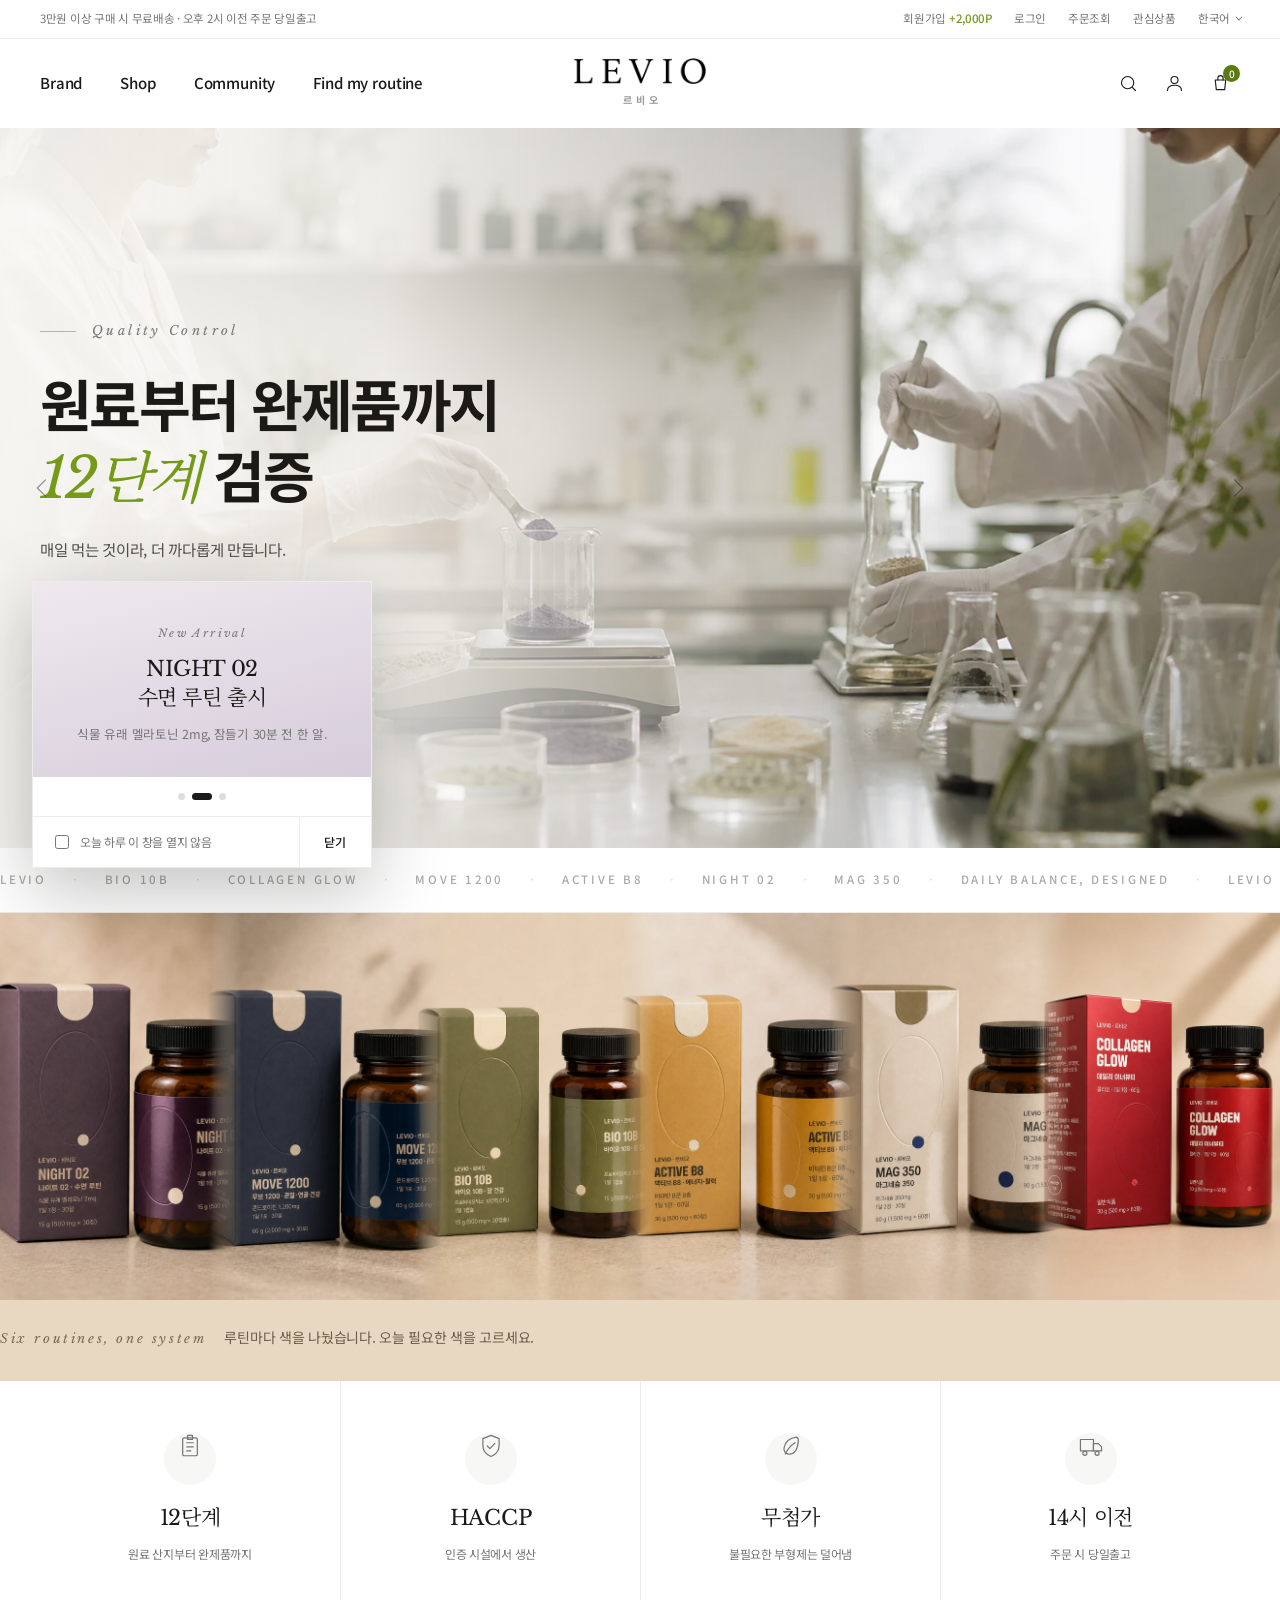
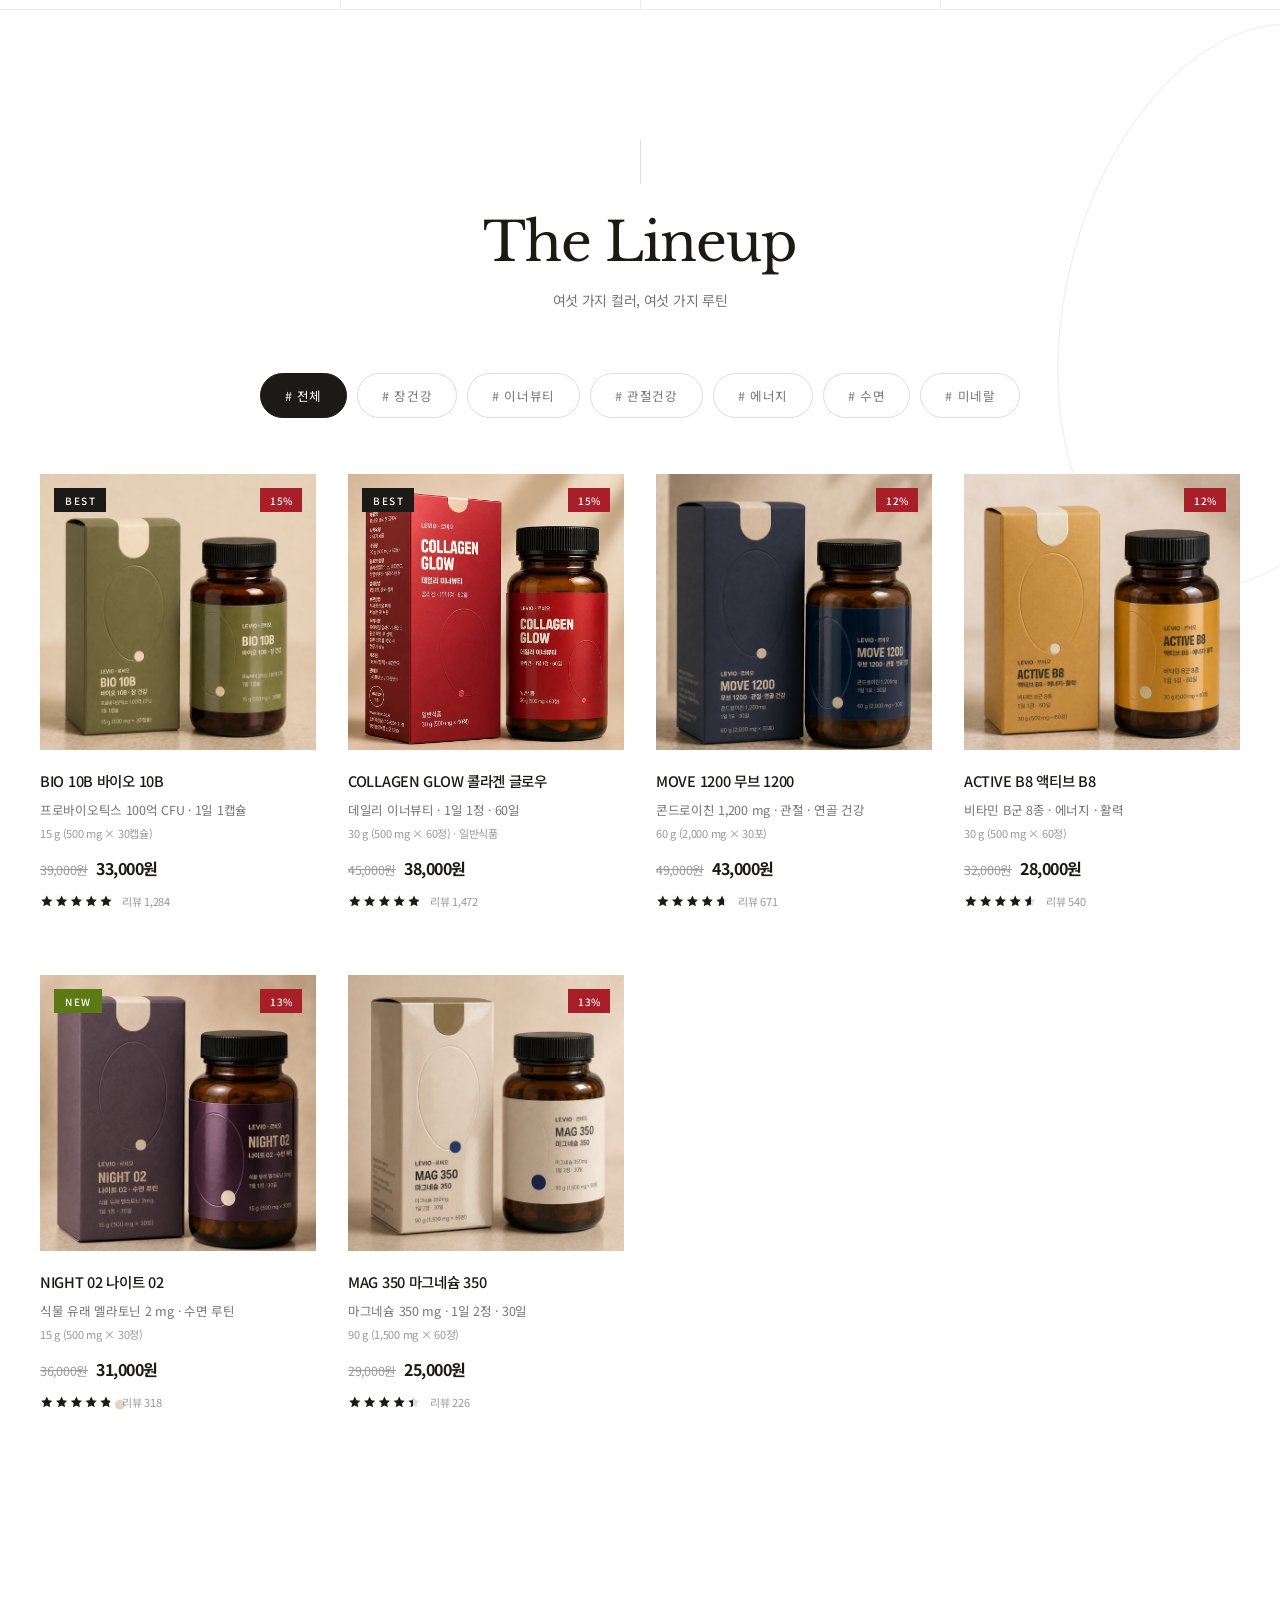
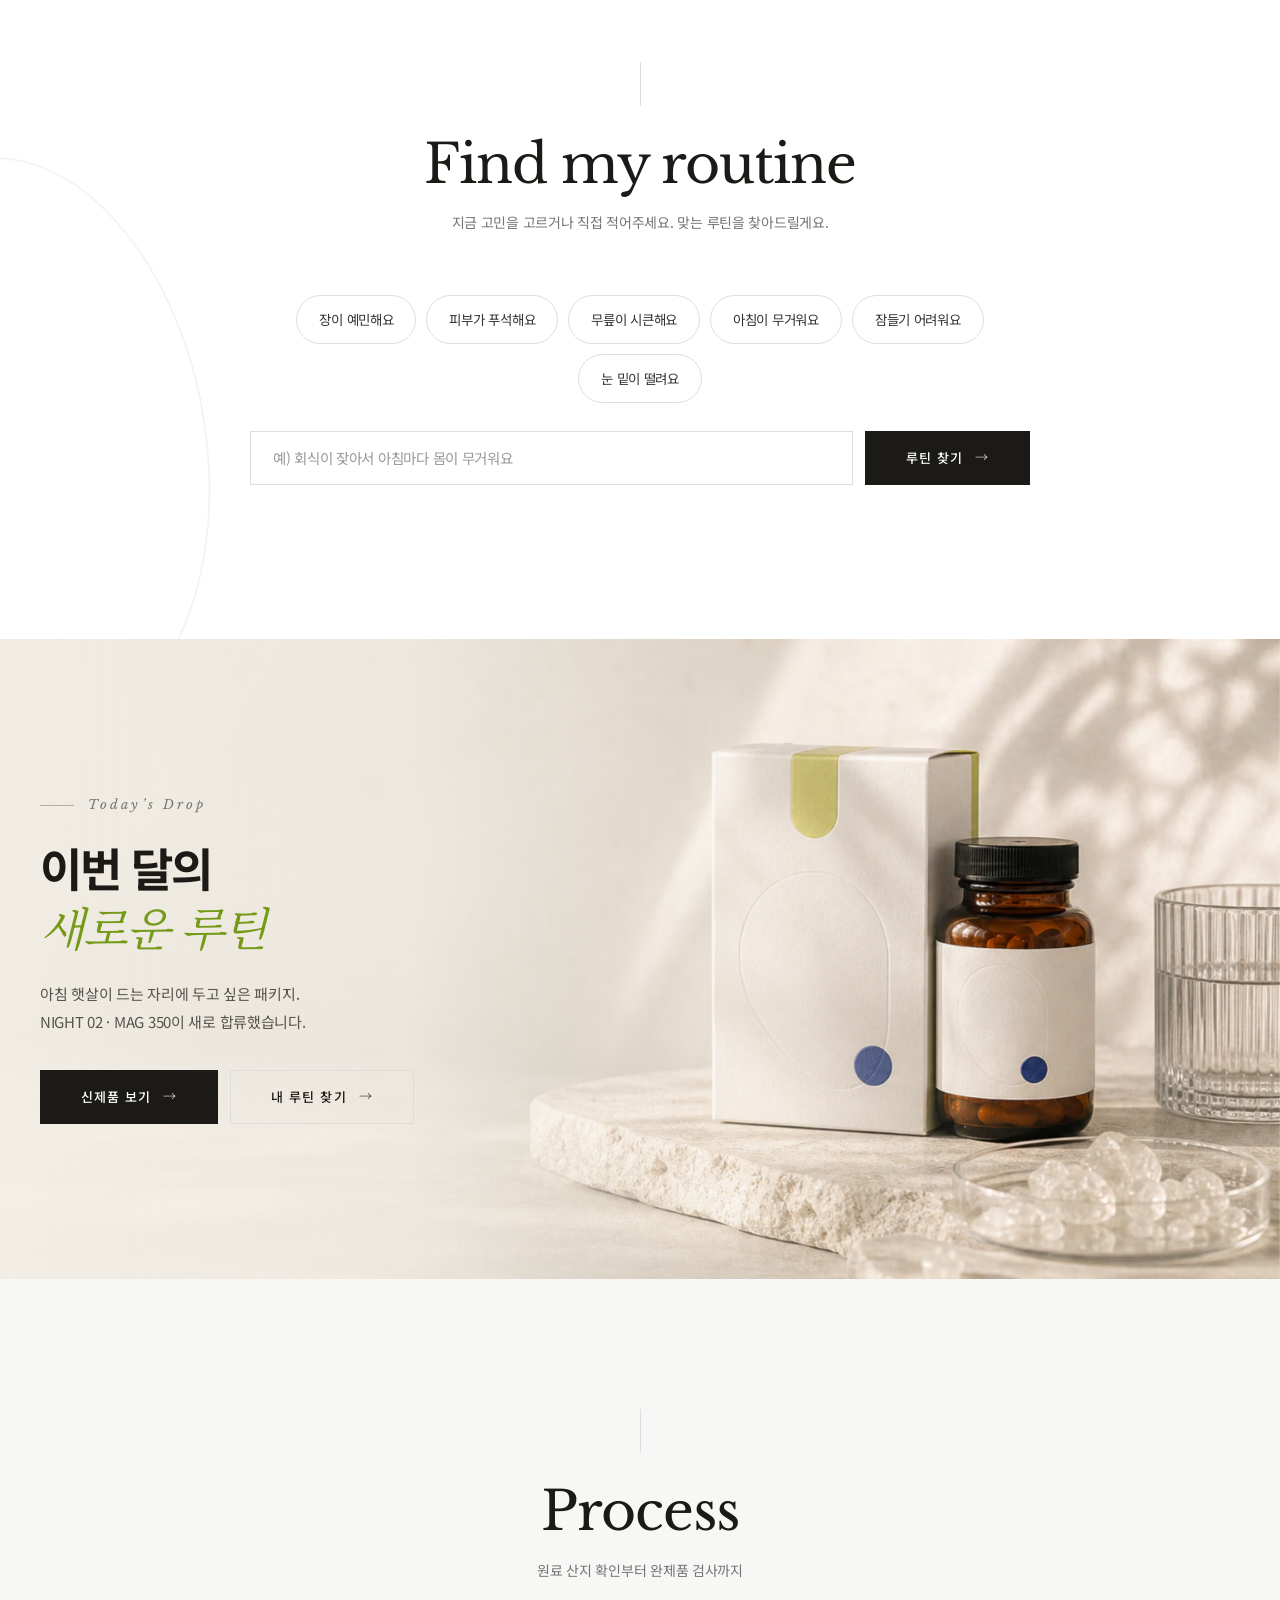
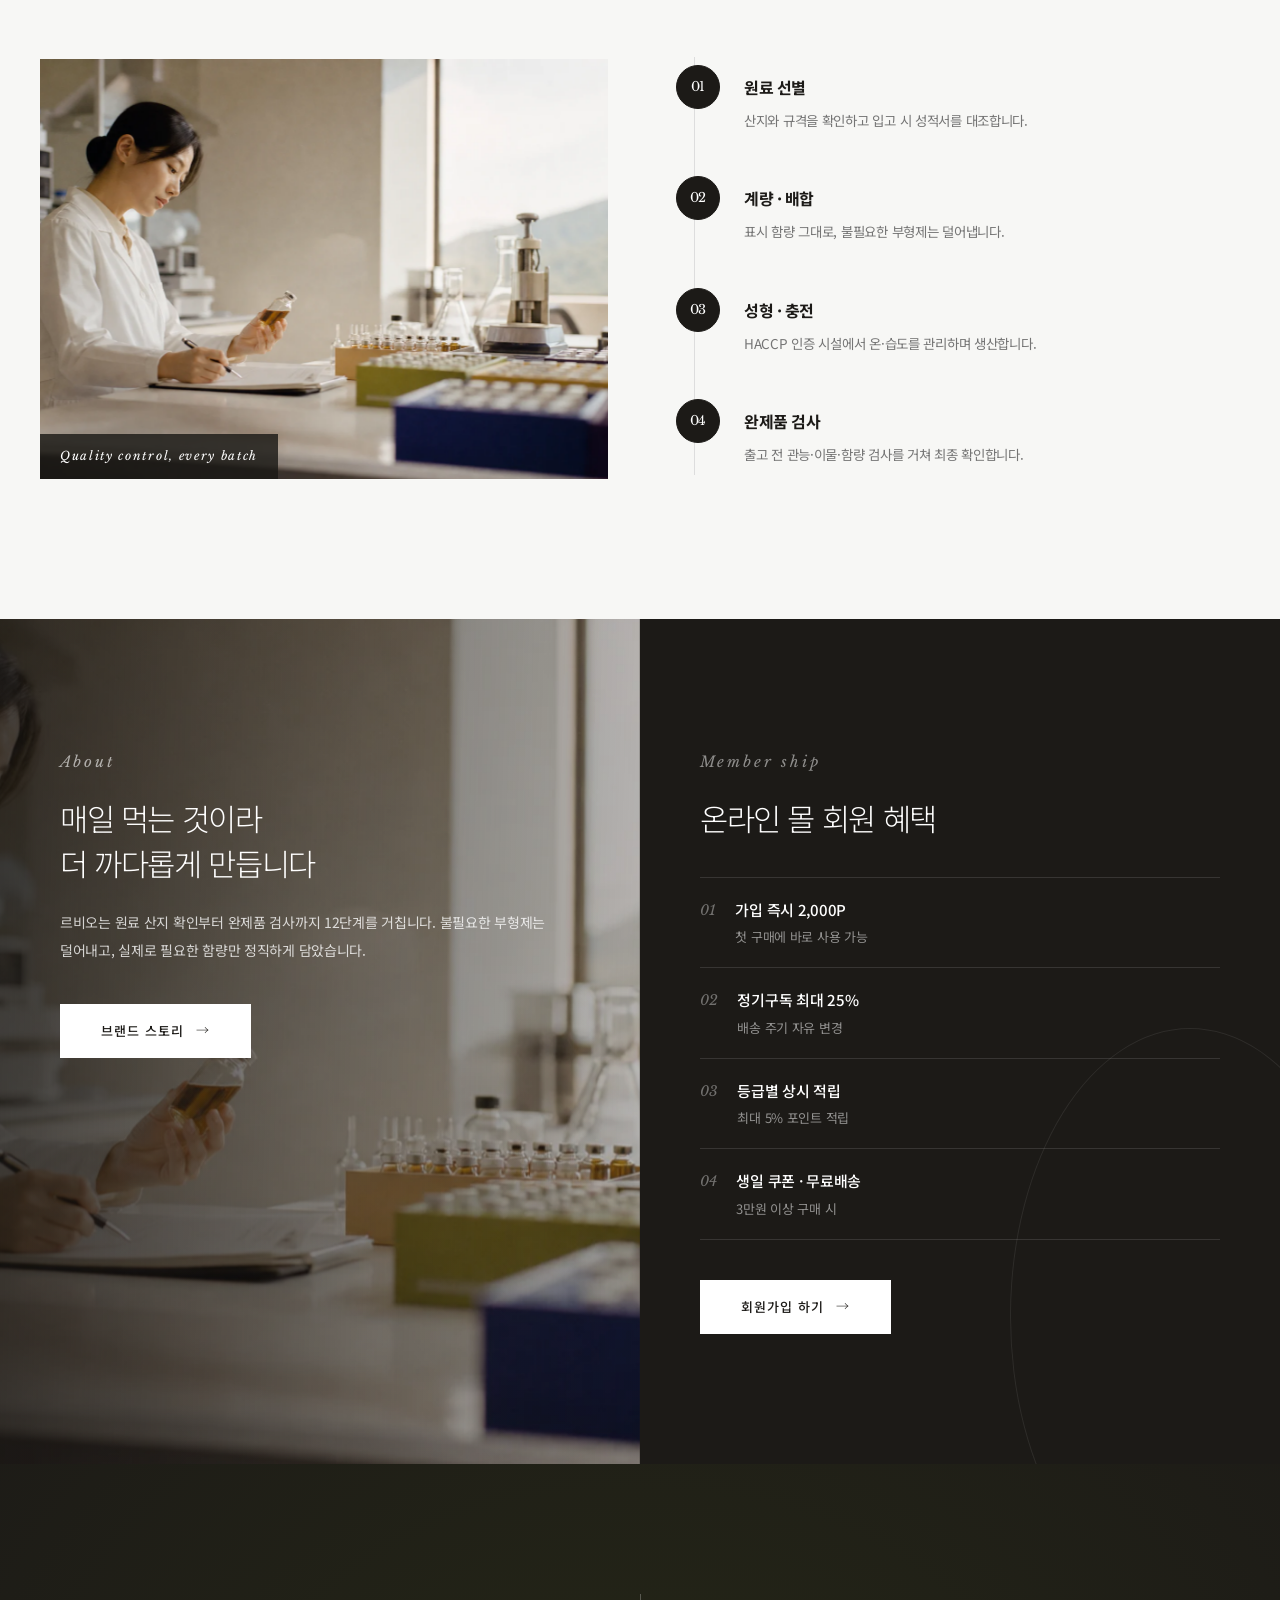
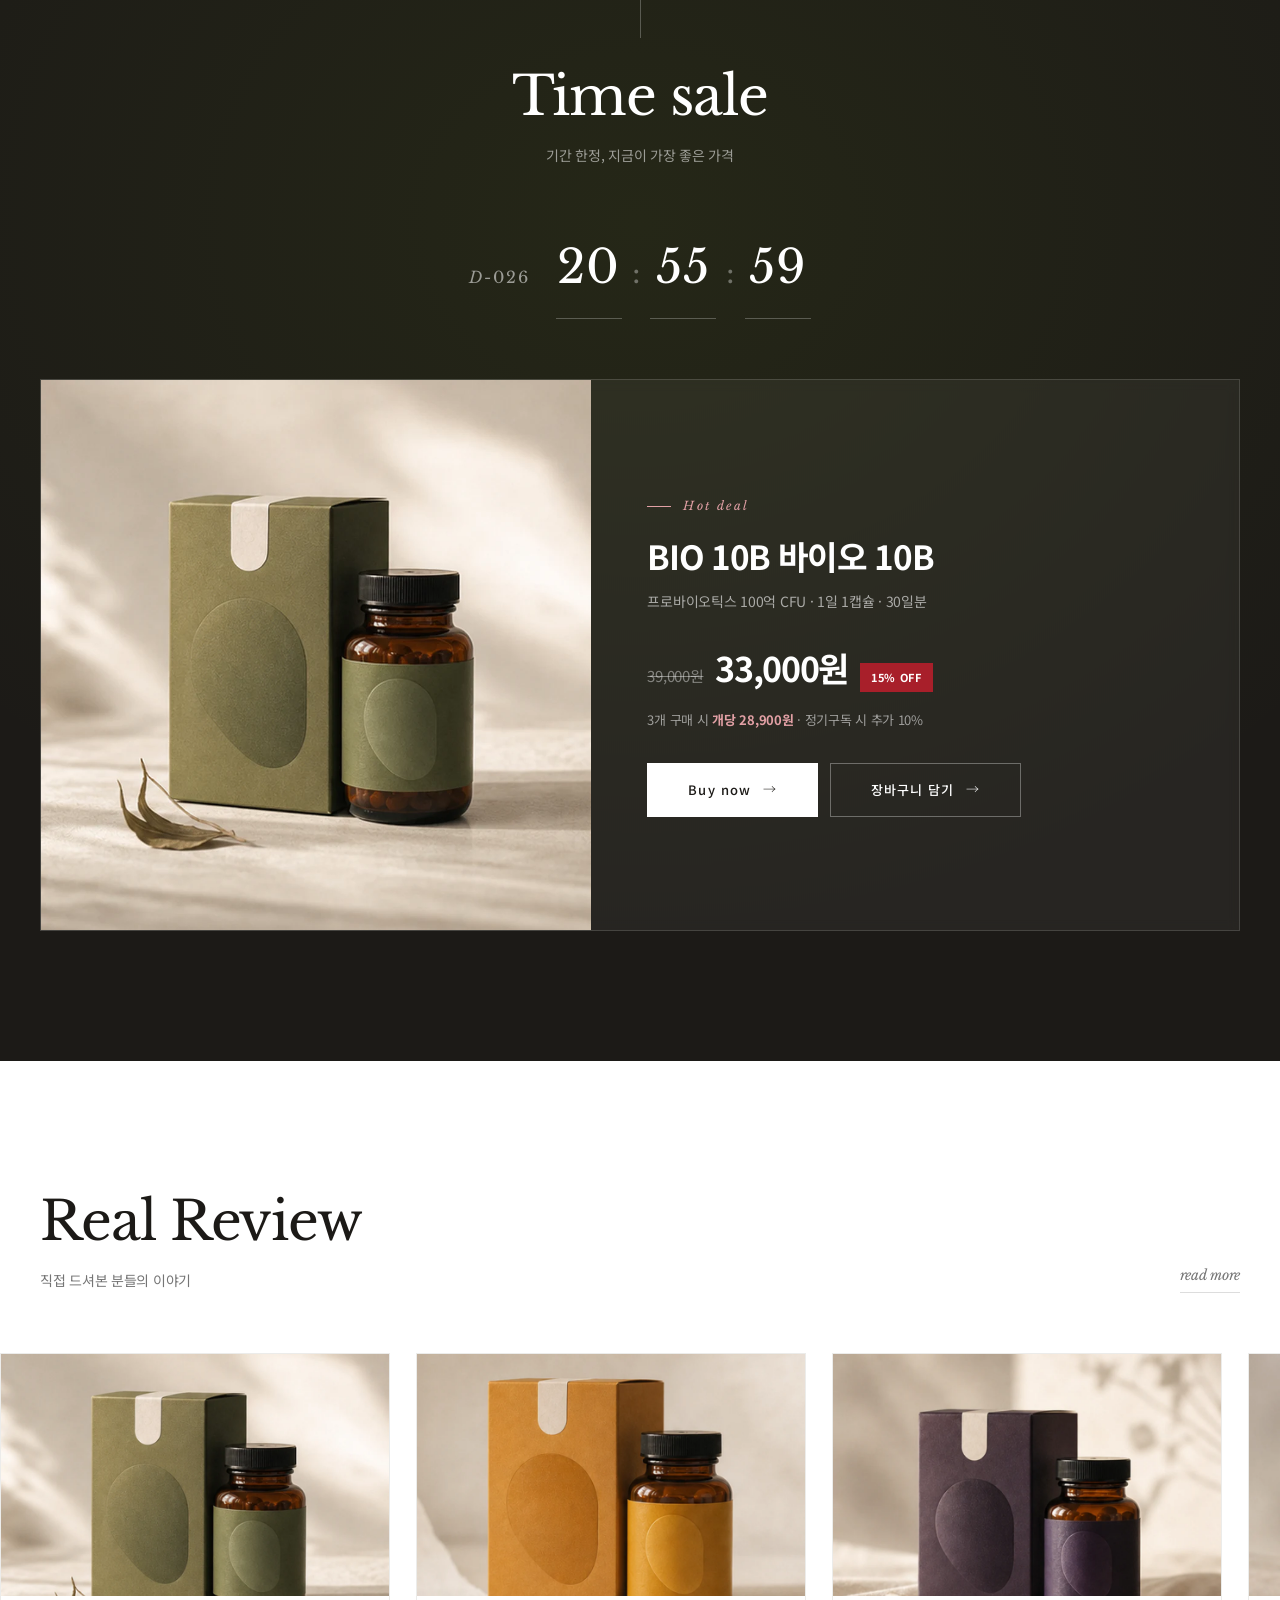
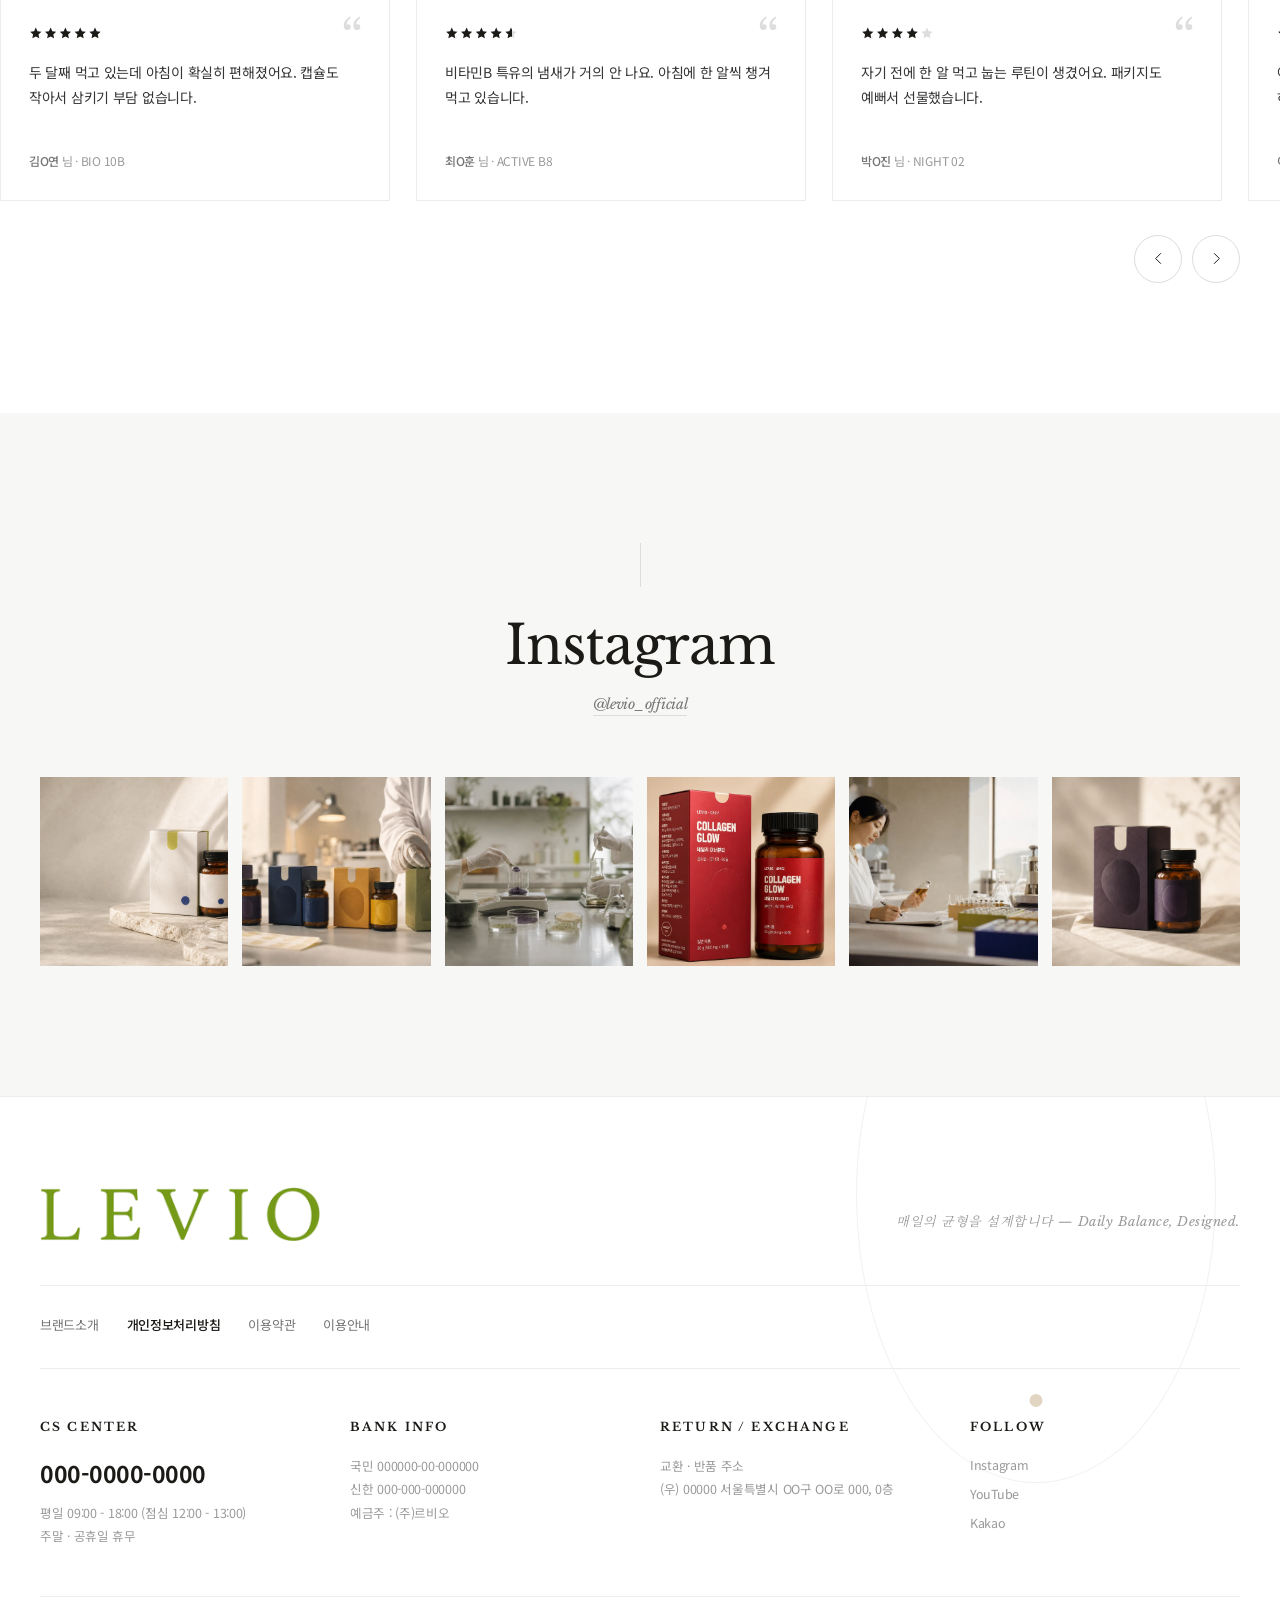
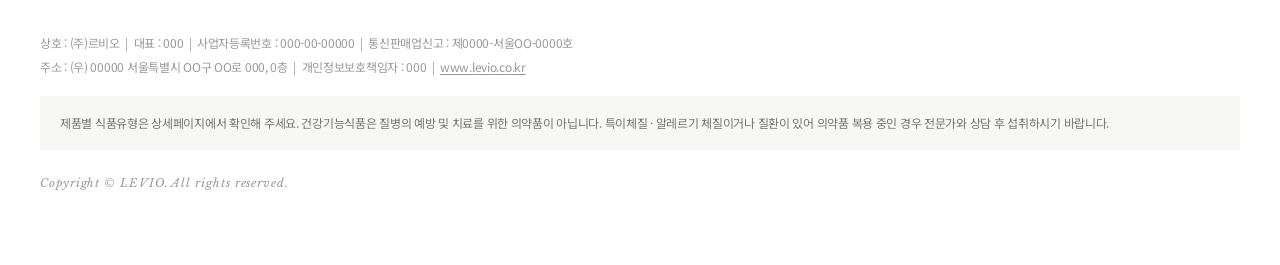
<file: index.html>
<!DOCTYPE html>
<html lang="ko">
<head>
<meta charset="UTF-8">
<meta name="viewport" content="width=device-width, initial-scale=1, viewport-fit=cover">
<meta name="format-detection" content="telephone=no">
<title>르비오 LEVIO | 매일의 균형을 설계합니다</title>
<meta name="description" content="LEVIO 르비오 공식몰. BIO 10B, COLLAGEN GLOW, MOVE 1200, ACTIVE B8, NIGHT 02, MAG 350 — 하루 한 알로 채우는 나의 루틴.">
<meta property="og:title" content="르비오 LEVIO | 매일의 균형을 설계합니다">
<meta property="og:description" content="원료부터 배합까지, 매일 먹는 것이라 더 까다롭게.">
<meta property="og:type" content="website">
<meta property="og:image" content="assets/img/hero-pack.webp">
<meta name="theme-color" content="#ffffff">

<link rel="icon" href="assets/img/logo-olive.png">
<link rel="apple-touch-icon" href="assets/img/logo-olive.png">
<link rel="preconnect" href="https://fonts.googleapis.com">
<link rel="preconnect" href="https://fonts.gstatic.com" crossorigin>
<link href="https://fonts.googleapis.com/css2?family=Libre+Baskerville:ital,wght@0,400;0,700;1,400&family=Noto+Serif+KR:wght@400;600;900&family=Noto+Sans+KR:wght@300;400;500;700;900&display=swap" rel="stylesheet">
<link rel="preload" as="image" href="assets/img/hero-pack.webp">
<!-- ?v= 는 캐시 무력화용. CSS/JS를 수정하면 이 값을 함께 올려야
     기존 방문자에게도 즉시 반영된다 (GitHub Pages가 에셋을 캐시함). -->
<link rel="stylesheet" href="assets/css/style.css?v=7">
</head>
<body>

<a class="skip-link" href="#content">본문 바로가기</a>

<!-- ================= 레이어 팝업 (비차단 코너 카드) ================= -->
<div class="layerpop" id="layerpop" hidden>
  <div class="layerpop__dim" data-close-pop></div>
  <div class="layerpop__box" role="dialog" aria-label="공지 팝업">
    <div class="layerpop__viewport">
      <ul class="layerpop__track" id="popTrack">
        <li class="layerpop__slide pop-a">
          <span class="layerpop__eyebrow">First Order</span>
          <h3 class="layerpop__title">첫 구매 15%<br>웰컴 쿠폰</h3>
          <p class="layerpop__desc">회원가입만 해도 2,000P가 바로 적립됩니다.</p>
        </li>
        <li class="layerpop__slide pop-b">
          <span class="layerpop__eyebrow">New Arrival</span>
          <h3 class="layerpop__title">NIGHT 02<br>수면 루틴 출시</h3>
          <p class="layerpop__desc">식물 유래 멜라토닌 2mg, 잠들기 30분 전 한 알.</p>
        </li>
        <li class="layerpop__slide pop-c">
          <span class="layerpop__eyebrow">Subscription</span>
          <h3 class="layerpop__title">정기구독<br>최대 25% 할인</h3>
          <p class="layerpop__desc">배송비 무료 + 원하는 주기로 자유롭게 변경.</p>
        </li>
      </ul>
    </div>
    <div class="layerpop__dots" id="popDots" aria-label="팝업 슬라이드"></div>
    <div class="layerpop__foot">
      <label class="layerpop__today">
        <input type="checkbox" id="popToday" autocomplete="off">
        <span>오늘 하루 이 창을 열지 않음</span>
      </label>
      <button type="button" class="layerpop__close" data-close-pop>닫기</button>
    </div>
  </div>
</div>

<!-- ================= 헤더 ================= -->
<header class="header" id="header">
  <div class="utility">
    <div class="container utility__inner">
      <p class="utility__notice">3만원 이상 구매 시 무료배송 · 오후 2시 이전 주문 당일출고</p>
      <ul class="utility__links">
        <li><a href="#">회원가입 <em>+2,000P</em></a></li>
        <li><a href="#">로그인</a></li>
        <li><a href="#">주문조회</a></li>
        <li><a href="#">관심상품</a></li>
        <li class="utility__lang">
          <button type="button" class="lang__btn" aria-expanded="false" aria-controls="langList">한국어</button>
          <ul class="lang__list" id="langList">
            <li><a href="#">한국어</a></li>
            <li><a href="#">English</a></li>
            <li><a href="#">日本語</a></li>
          </ul>
        </li>
      </ul>
    </div>
  </div>

  <div class="gnb">
    <div class="container gnb__inner">
      <button type="button" class="icon-btn gnb__menu" id="menuOpen" aria-label="메뉴 열기">
        <svg viewBox="0 0 24 24" aria-hidden="true"><path d="M3 6h18M3 12h18M3 18h18"/></svg>
      </button>

      <nav class="gnb__nav" aria-label="주요 메뉴">
        <ul class="gnb__list">
          <li class="gnb__item has-sub">
            <a href="#">Brand</a>
            <div class="gnb__sub"><ul>
              <li><a href="#process">원료 &amp; 공정</a></li>
              <li><a href="#membership">브랜드 스토리</a></li>
              <li><a href="#">생산 · 연구</a></li>
            </ul></div>
          </li>
          <li class="gnb__item has-sub">
            <a href="#best">Shop</a>
            <div class="gnb__sub"><ul>
              <li><a href="#">장 건강</a></li>
              <li><a href="#">이너뷰티</a></li>
              <li><a href="#">관절 · 연골</a></li>
              <li><a href="#">에너지 · 활력</a></li>
              <li><a href="#">수면 루틴</a></li>
              <li><a href="#">미네랄</a></li>
            </ul></div>
          </li>
          <li class="gnb__item has-sub">
            <a href="#">Community</a>
            <div class="gnb__sub"><ul>
              <li><a href="#">공지사항</a></li>
              <li><a href="#">구매후기</a></li>
              <li><a href="#">Q&amp;A</a></li>
            </ul></div>
          </li>
          <li class="gnb__item"><a href="#finder">Find my routine</a></li>
        </ul>
      </nav>

      <h1 class="logo">
        <a href="/">
          <img class="logo__img" src="assets/img/logo-black.png" alt="LEVIO 르비오" width="302" height="59">
          <span class="logo__kr">르비오</span>
        </a>
      </h1>

      <div class="gnb__util">
        <button type="button" class="icon-btn" id="searchOpen" aria-label="검색 열기" aria-expanded="false">
          <svg viewBox="0 0 24 24" aria-hidden="true"><circle cx="11" cy="11" r="7"/><path d="M20 20l-3.6-3.6"/></svg>
        </button>
        <a href="#" class="icon-btn only-pc" aria-label="마이페이지">
          <svg viewBox="0 0 24 24" aria-hidden="true"><circle cx="12" cy="8" r="4"/><path d="M4 20c0-4 3.6-6 8-6s8 2 8 6"/></svg>
        </a>
        <a href="#" class="icon-btn cart" aria-label="장바구니">
          <svg viewBox="0 0 24 24" aria-hidden="true"><path d="M6 8h12l-1.2 11H7.2L6 8z"/><path d="M9 8V6a3 3 0 0 1 6 0v2"/></svg>
          <em class="cart__count">0</em>
        </a>
      </div>
    </div>
  </div>
</header>

<!-- 검색 오버레이 -->
<div class="searchbar" id="searchbar" hidden>
  <div class="container searchbar__inner">
    <form class="searchbar__form" role="search" onsubmit="return false;">
      <svg class="searchbar__icon" viewBox="0 0 24 24" aria-hidden="true"><circle cx="11" cy="11" r="7"/><path d="M20 20l-3.6-3.6"/></svg>
      <input type="search" id="searchInput" placeholder="찾으시는 제품을 검색해 보세요" aria-label="검색어 입력">
      <button type="button" class="searchbar__close" id="searchClose" aria-label="검색 닫기">
        <svg viewBox="0 0 24 24" aria-hidden="true"><path d="M6 6l12 12M18 6L6 18"/></svg>
      </button>
    </form>
    <div class="searchbar__keys">
      <span>추천 검색어</span>
      <a href="#">유산균</a><a href="#">콜라겐</a><a href="#">관절</a><a href="#">비타민B</a><a href="#">수면</a><a href="#">마그네슘</a>
    </div>
  </div>
</div>

<!-- 모바일 드로어 -->
<div class="drawer" id="drawer" hidden>
  <div class="drawer__dim" data-close-drawer></div>
  <div class="drawer__panel" role="dialog" aria-modal="true" aria-label="전체 메뉴">
    <div class="drawer__head">
      <img class="drawer__logo" src="assets/img/logo-black.png" alt="LEVIO 르비오" width="302" height="59">
      <button type="button" class="icon-btn" data-close-drawer aria-label="메뉴 닫기">
        <svg viewBox="0 0 24 24" aria-hidden="true"><path d="M6 6l12 12M18 6L6 18"/></svg>
      </button>
    </div>
    <div class="drawer__auth">
      <a href="#" class="btn btn--line btn--sm">로그인</a>
      <a href="#" class="btn btn--dark btn--sm">회원가입 +2,000P</a>
    </div>
    <nav class="drawer__nav" aria-label="모바일 메뉴">
      <ul class="acc" id="acc">
        <li class="acc__item">
          <button type="button" class="acc__head" aria-expanded="false">Brand</button>
          <div class="acc__body"><ul><li><a href="#process">원료 &amp; 공정</a></li><li><a href="#membership">브랜드 스토리</a></li><li><a href="#">생산 · 연구</a></li></ul></div>
        </li>
        <li class="acc__item">
          <button type="button" class="acc__head" aria-expanded="false">Shop</button>
          <div class="acc__body"><ul><li><a href="#">장 건강</a></li><li><a href="#">이너뷰티</a></li><li><a href="#">관절 · 연골</a></li><li><a href="#">에너지 · 활력</a></li><li><a href="#">수면 루틴</a></li><li><a href="#">미네랄</a></li></ul></div>
        </li>
        <li class="acc__item">
          <button type="button" class="acc__head" aria-expanded="false">Community</button>
          <div class="acc__body"><ul><li><a href="#">공지사항</a></li><li><a href="#">구매후기</a></li><li><a href="#">Q&amp;A</a></li></ul></div>
        </li>
        <li class="acc__item"><a class="acc__link" href="#finder">Find my routine</a></li>
      </ul>
    </nav>
    <ul class="drawer__sub">
      <li><a href="#">주문조회</a></li>
      <li><a href="#">관심상품</a></li>
      <li><a href="#">고객센터</a></li>
    </ul>
  </div>
</div>

<main id="content">

  <!-- ================= 히어로 ================= -->
  <section class="hero" aria-label="메인 배너">
    <div class="hero__viewport" id="heroViewport">
      <ul class="hero__track" id="heroTrack">

        <!-- S1 : 포장 라인 -->
        <li class="hero__slide hero--photo">
          <figure class="hero__bg" data-parallax="0.1">
            <img src="assets/img/hero-pack.webp" alt="" fetchpriority="high">
          </figure>
          <div class="hero__scrim" aria-hidden="true"></div>
          <div class="container hero__inner">
            <div class="hero__copy">
              <span class="hero__eyebrow">LEVIO · Daily Routine</span>
              <h2 class="hero__title">매일의 균형을<br><i>설계</i>합니다</h2>
              <p class="hero__desc">여섯 가지 컬러, 여섯 가지 루틴.<br>필요한 것만 정직한 함량으로 담았습니다.</p>
              <a href="#best" class="btn btn--dark">전체 라인업 보기</a>
            </div>
          </div>
        </li>

        <!-- S2 : NIGHT 02 (스플릿 제품컷) -->
        <li class="hero__slide hero--split hero--night">
          <span class="deco deco--ellipse deco--hero" aria-hidden="true" data-parallax="0.06"></span>
          <div class="container hero__inner">
            <div class="hero__copy">
              <span class="hero__eyebrow">New Arrival</span>
              <h2 class="hero__title">잠들기 30분 전,<br><i>NIGHT 02</i></h2>
              <p class="hero__desc">식물 유래 멜라토닌 2mg. 1일 1정, 30일 루틴.</p>
              <a href="#best" class="btn btn--dark">신제품 확인하기</a>
            </div>
            <figure class="hero__product" data-parallax="-0.06">
              <img src="assets/img/d-night.webp" alt="LEVIO NIGHT 02 나이트 02 패키지">
            </figure>
          </div>
        </li>

        <!-- S3 : 원료 계량 씬 -->
        <li class="hero__slide hero--photo">
          <figure class="hero__bg" data-parallax="0.1">
            <img src="assets/img/scene-weigh.webp" alt="">
          </figure>
          <div class="hero__scrim" aria-hidden="true"></div>
          <div class="container hero__inner">
            <div class="hero__copy">
              <span class="hero__eyebrow">Quality Control</span>
              <h2 class="hero__title">원료부터 완제품까지<br><i>12단계</i> 검증</h2>
              <p class="hero__desc">매일 먹는 것이라, 더 까다롭게 만듭니다.</p>
              <a href="#process" class="btn btn--dark">공정 살펴보기</a>
            </div>
          </div>
        </li>

      </ul>
    </div>

    <button type="button" class="hero__arrow hero__arrow--prev" id="heroPrev" aria-label="이전 배너">
      <svg viewBox="0 0 24 24" aria-hidden="true"><path d="M15 5l-7 7 7 7"/></svg>
    </button>
    <button type="button" class="hero__arrow hero__arrow--next" id="heroNext" aria-label="다음 배너">
      <svg viewBox="0 0 24 24" aria-hidden="true"><path d="M9 5l7 7-7 7"/></svg>
    </button>

    <div class="hero__nav container">
      <div class="hero__dots" id="heroDots"></div>
      <p class="hero__count"><em id="heroNow">1</em> / <span id="heroAll">3</span></p>
      <button type="button" class="hero__play" id="heroPlay" aria-label="자동재생 정지" data-playing="true">
        <svg class="ico-pause" viewBox="0 0 24 24" aria-hidden="true"><path d="M9 5v14M15 5v14"/></svg>
        <svg class="ico-play" viewBox="0 0 24 24" aria-hidden="true"><path d="M8 5l11 7-11 7z"/></svg>
      </button>
    </div>
  </section>

  <!-- ================= 마퀴 ================= -->
  <div class="marquee" aria-hidden="true">
    <div class="marquee__track">
      <span class="marquee__seq">LEVIO<i>·</i>BIO 10B<i>·</i>COLLAGEN GLOW<i>·</i>MOVE 1200<i>·</i>ACTIVE B8<i>·</i>NIGHT 02<i>·</i>MAG 350<i>·</i>Daily Balance, Designed<i>·</i></span>
      <span class="marquee__seq">LEVIO<i>·</i>BIO 10B<i>·</i>COLLAGEN GLOW<i>·</i>MOVE 1200<i>·</i>ACTIVE B8<i>·</i>NIGHT 02<i>·</i>MAG 350<i>·</i>Daily Balance, Designed<i>·</i></span>
    </div>
  </div>

  <!-- ================= 라인업 밴드 =================
       실제 제품컷 6장을 좌우 페이드로 겹쳐 한 장의 라인업 컷처럼 합성.
       각 컷의 배경 베이지가 조금씩 달라(#e1ccb3~#a5876b) 단순 나열 시
       경계가 보이므로, backdrop 위에서 서로 크로스페이드시킨다. -->
  <section class="band" aria-label="LEVIO 제품 라인업">
    <figure class="lineup">
      <div class="lineup__row">
        <span class="lineup__cell"><img src="assets/img/p-night.webp" alt="NIGHT 02 나이트 02" loading="lazy"></span>
        <span class="lineup__cell"><img src="assets/img/p-move.webp" alt="MOVE 1200 무브 1200" loading="lazy"></span>
        <span class="lineup__cell"><img src="assets/img/p-bio.webp" alt="BIO 10B 바이오 10B" loading="lazy"></span>
        <span class="lineup__cell"><img src="assets/img/p-active.webp" alt="ACTIVE B8 액티브 B8" loading="lazy"></span>
        <span class="lineup__cell"><img src="assets/img/p-mag.webp" alt="MAG 350 마그네슘 350" loading="lazy"></span>
        <span class="lineup__cell"><img src="assets/img/p-collagen.webp" alt="COLLAGEN GLOW 콜라겐 글로우" loading="lazy"></span>
      </div>
    </figure>
    <div class="container band__cap reveal">
      <p class="band__eyebrow">Six routines, one system</p>
      <p class="band__text">루틴마다 색을 나눴습니다. 오늘 필요한 색을 고르세요.</p>
    </div>
  </section>

  <!-- ================= 브랜드 스트립 ================= -->
  <section class="strip" aria-label="브랜드 약속">
    <div class="container strip__inner">
      <div class="strip__item reveal">
        <span class="strip__ico" aria-hidden="true">
          <svg viewBox="0 0 32 32"><path d="M9 6h14a2 2 0 0 1 2 2v18a2 2 0 0 1-2 2H9a2 2 0 0 1-2-2V8a2 2 0 0 1 2-2z"/><path d="M12 12h8M12 17h8M12 22h5"/><path d="M13 3h6v5h-6z"/></svg>
        </span>
        <b><em data-counter="12">0</em>단계</b>
        <span>원료 산지부터 완제품까지</span>
      </div>
      <div class="strip__item reveal">
        <span class="strip__ico" aria-hidden="true">
          <svg viewBox="0 0 32 32"><path d="M16 3l10 4v8c0 7-4.4 11.6-10 14C10.4 26.6 6 22 6 15V7l10-4z"/><path d="M11.5 16l3.2 3.2 6-6.4"/></svg>
        </span>
        <b>HACCP</b>
        <span>인증 시설에서 생산</span>
      </div>
      <div class="strip__item reveal">
        <span class="strip__ico" aria-hidden="true">
          <svg viewBox="0 0 32 32"><path d="M23 5c-9 1-14 5.5-15.5 13C6.7 22 9 25.5 13 26c7 .8 11-5 12-16 .1-2-.5-4.5-2-5z"/><path d="M9 26c2.5-6 6.5-10.5 12-14"/></svg>
        </span>
        <b>무첨가</b>
        <span>불필요한 부형제는 덜어냄</span>
      </div>
      <div class="strip__item reveal">
        <span class="strip__ico" aria-hidden="true">
          <svg viewBox="0 0 32 32"><path d="M3 8h16v14H3z"/><path d="M19 13h6l4 4v5h-10z"/><circle cx="8.5" cy="25" r="2.5"/><circle cx="23.5" cy="25" r="2.5"/></svg>
        </span>
        <b><em data-counter="14">0</em>시 이전</b>
        <span>주문 시 당일출고</span>
      </div>
    </div>
  </section>

  <!-- ================= BEST ITEM (유일한 상품 그리드) ================= -->
  <section class="section section--deco" id="best">
    <span class="deco deco--ellipse deco--a" aria-hidden="true" data-parallax="0.08"></span>
    <span class="deco deco--dot deco--b" aria-hidden="true" data-parallax="-0.05"></span>
    <div class="container">
      <header class="sec-head reveal">
        <h2 class="sec-title">The Lineup</h2>
        <p class="sec-desc">여섯 가지 컬러, 여섯 가지 루틴</p>
      </header>

      <div class="tags reveal" role="tablist" aria-label="카테고리 필터">
        <button type="button" class="tag is-on" role="tab" aria-selected="true" data-filter="all"># 전체</button>
        <button type="button" class="tag" role="tab" aria-selected="false" data-filter="gut"># 장건강</button>
        <button type="button" class="tag" role="tab" aria-selected="false" data-filter="beauty"># 이너뷰티</button>
        <button type="button" class="tag" role="tab" aria-selected="false" data-filter="joint"># 관절건강</button>
        <button type="button" class="tag" role="tab" aria-selected="false" data-filter="energy"># 에너지</button>
        <button type="button" class="tag" role="tab" aria-selected="false" data-filter="sleep"># 수면</button>
        <button type="button" class="tag" role="tab" aria-selected="false" data-filter="mineral"># 미네랄</button>
      </div>

      <ul class="prod-grid" id="bestGrid">
        <li class="prod reveal" data-cat="gut">
          <a href="#" class="prod__link">
            <span class="prod__thumb">
              <b class="badge badge--best">BEST</b><b class="badge badge--sale">15%</b>
              <img src="assets/img/p-bio.webp" alt="LEVIO BIO 10B 바이오 10B — 올리브 그린 패키지와 앰버 보틀" loading="lazy">
            </span>
            <span class="prod__body">
              <strong class="prod__name">BIO 10B 바이오 10B</strong>
              <span class="prod__desc">프로바이오틱스 100억 CFU · 1일 1캡슐</span>
              <span class="prod__vol">15 g (500 mg × 30캡슐)</span>
              <span class="prod__price"><del>39,000원</del><ins>33,000원</ins></span>
              <span class="prod__meta"><i class="stars" style="--r:98%"></i><em>리뷰 1,284</em></span>
            </span>
          </a>
        </li>
        <li class="prod reveal" data-cat="beauty">
          <a href="#" class="prod__link">
            <span class="prod__thumb">
              <b class="badge badge--best">BEST</b><b class="badge badge--sale">15%</b>
              <img src="assets/img/p-collagen.webp" alt="LEVIO COLLAGEN GLOW 콜라겐 글로우 — 크림슨 레드 패키지" loading="lazy">
            </span>
            <span class="prod__body">
              <strong class="prod__name">COLLAGEN GLOW 콜라겐 글로우</strong>
              <span class="prod__desc">데일리 이너뷰티 · 1일 1정 · 60일</span>
              <span class="prod__vol">30 g (500 mg × 60정) · 일반식품</span>
              <span class="prod__price"><del>45,000원</del><ins>38,000원</ins></span>
              <span class="prod__meta"><i class="stars" style="--r:100%"></i><em>리뷰 1,472</em></span>
            </span>
          </a>
        </li>
        <li class="prod reveal" data-cat="joint">
          <a href="#" class="prod__link">
            <span class="prod__thumb">
              <b class="badge badge--sale">12%</b>
              <img src="assets/img/p-move.webp" alt="LEVIO MOVE 1200 무브 1200 — 네이비 패키지" loading="lazy">
            </span>
            <span class="prod__body">
              <strong class="prod__name">MOVE 1200 무브 1200</strong>
              <span class="prod__desc">콘드로이친 1,200 mg · 관절 · 연골 건강</span>
              <span class="prod__vol">60 g (2,000 mg × 30포)</span>
              <span class="prod__price"><del>49,000원</del><ins>43,000원</ins></span>
              <span class="prod__meta"><i class="stars" style="--r:92%"></i><em>리뷰 671</em></span>
            </span>
          </a>
        </li>
        <li class="prod reveal" data-cat="energy">
          <a href="#" class="prod__link">
            <span class="prod__thumb">
              <b class="badge badge--sale">12%</b>
              <img src="assets/img/p-active.webp" alt="LEVIO ACTIVE B8 액티브 B8 — 머스타드 패키지" loading="lazy">
            </span>
            <span class="prod__body">
              <strong class="prod__name">ACTIVE B8 액티브 B8</strong>
              <span class="prod__desc">비타민 B군 8종 · 에너지 · 활력</span>
              <span class="prod__vol">30 g (500 mg × 60정)</span>
              <span class="prod__price"><del>32,000원</del><ins>28,000원</ins></span>
              <span class="prod__meta"><i class="stars" style="--r:90%"></i><em>리뷰 540</em></span>
            </span>
          </a>
        </li>
        <li class="prod reveal" data-cat="sleep">
          <a href="#" class="prod__link">
            <span class="prod__thumb">
              <b class="badge badge--new">NEW</b><b class="badge badge--sale">13%</b>
              <img src="assets/img/p-night.webp" alt="LEVIO NIGHT 02 나이트 02 — 플럼 퍼플 패키지" loading="lazy">
            </span>
            <span class="prod__body">
              <strong class="prod__name">NIGHT 02 나이트 02</strong>
              <span class="prod__desc">식물 유래 멜라토닌 2 mg · 수면 루틴</span>
              <span class="prod__vol">15 g (500 mg × 30정)</span>
              <span class="prod__price"><del>36,000원</del><ins>31,000원</ins></span>
              <span class="prod__meta"><i class="stars" style="--r:94%"></i><em>리뷰 318</em></span>
            </span>
          </a>
        </li>
        <li class="prod reveal" data-cat="mineral">
          <a href="#" class="prod__link">
            <span class="prod__thumb">
              <b class="badge badge--sale">13%</b>
              <img src="assets/img/p-mag.webp" alt="LEVIO MAG 350 마그네슘 350 — 아이보리 패키지" loading="lazy">
            </span>
            <span class="prod__body">
              <strong class="prod__name">MAG 350 마그네슘 350</strong>
              <span class="prod__desc">마그네슘 350 mg · 1일 2정 · 30일</span>
              <span class="prod__vol">90 g (1,500 mg × 60정)</span>
              <span class="prod__price"><del>29,000원</del><ins>25,000원</ins></span>
              <span class="prod__meta"><i class="stars" style="--r:88%"></i><em>리뷰 226</em></span>
            </span>
          </a>
        </li>
      </ul>

      <p class="prod-grid__empty" id="bestEmpty" hidden>해당 카테고리의 상품이 아직 없습니다.</p>
    </div>
  </section>

  <!-- ================= 고민 파인더 ================= -->
  <section class="finder" id="finder">
    <span class="deco deco--ellipse deco--c" aria-hidden="true" data-parallax="0.07"></span>
    <div class="container">
      <header class="sec-head reveal">
        <h2 class="sec-title">Find my routine</h2>
        <p class="sec-desc">지금 고민을 고르거나 직접 적어주세요. 맞는 루틴을 찾아드릴게요.</p>
      </header>

      <div class="finder__panel reveal">
        <div class="finder__chips" role="group" aria-label="고민 선택">
          <button type="button" class="chip" data-concern="장이 예민하고 속이 더부룩해요">장이 예민해요</button>
          <button type="button" class="chip" data-concern="피부가 푸석하고 탄력이 떨어져요">피부가 푸석해요</button>
          <button type="button" class="chip" data-concern="계단 오를 때 무릎 관절이 시큰해요">무릎이 시큰해요</button>
          <button type="button" class="chip" data-concern="아침이 무겁고 하루종일 피로해요">아침이 무거워요</button>
          <button type="button" class="chip" data-concern="잠들기가 어렵고 자주 뒤척여요">잠들기 어려워요</button>
          <button type="button" class="chip" data-concern="눈 밑이 떨리고 근육이 자주 뭉쳐요">눈 밑이 떨려요</button>
        </div>

        <form class="finder__form" id="finderForm">
          <input type="text" id="finderInput" placeholder="예) 회식이 잦아서 아침마다 몸이 무거워요" aria-label="고민 입력" autocomplete="off" maxlength="80">
          <button type="submit" class="btn btn--dark">루틴 찾기</button>
        </form>

        <div class="finder__result" id="finderResult" aria-live="polite"></div>
      </div>
    </div>
  </section>

  <!-- ================= TODAY'S DROP (에디토리얼 배너) ================= -->
  <section class="drop" aria-label="이번 달 신제품">
    <figure class="drop__bg" data-parallax="0.08">
      <img src="assets/img/life-drop.webp" alt="LEVIO 신제품 패키지" loading="lazy">
    </figure>
    <div class="container drop__inner">
      <div class="drop__copy reveal">
        <span class="drop__eyebrow">Today’s Drop</span>
        <h2 class="drop__title">이번 달의<br><i>새로운 루틴</i></h2>
        <p class="drop__desc">
          아침 햇살이 드는 자리에 두고 싶은 패키지.<br>
          NIGHT 02 · MAG 350이 새로 합류했습니다.
        </p>
        <div class="drop__cta">
          <a href="#best" class="btn btn--dark">신제품 보기</a>
          <a href="#finder" class="btn btn--line">내 루틴 찾기</a>
        </div>
      </div>
    </div>
  </section>

  <!-- ================= 원료 & 공정 ================= -->
  <section class="process section--soft" id="process">
    <div class="container">
      <header class="sec-head reveal">
        <h2 class="sec-title">Process</h2>
        <p class="sec-desc">원료 산지 확인부터 완제품 검사까지</p>
      </header>

      <div class="process__grid">
        <figure class="process__media reveal">
          <img src="assets/img/hero-lab.webp" alt="LEVIO 품질관리 공정" loading="lazy" data-parallax="0.04">
          <figcaption>Quality control, every batch</figcaption>
        </figure>

        <ol class="process__steps">
          <li class="pstep reveal">
            <span class="pstep__no">01</span>
            <div>
              <strong>원료 선별</strong>
              <p>산지와 규격을 확인하고 입고 시 성적서를 대조합니다.</p>
            </div>
          </li>
          <li class="pstep reveal">
            <span class="pstep__no">02</span>
            <div>
              <strong>계량 · 배합</strong>
              <p>표시 함량 그대로, 불필요한 부형제는 덜어냅니다.</p>
            </div>
          </li>
          <li class="pstep reveal">
            <span class="pstep__no">03</span>
            <div>
              <strong>성형 · 충전</strong>
              <p>HACCP 인증 시설에서 온·습도를 관리하며 생산합니다.</p>
            </div>
          </li>
          <li class="pstep reveal">
            <span class="pstep__no">04</span>
            <div>
              <strong>완제품 검사</strong>
              <p>출고 전 관능·이물·함량 검사를 거쳐 최종 확인합니다.</p>
            </div>
          </li>
        </ol>
      </div>
    </div>
  </section>

  <!-- ================= ABOUT / MEMBERSHIP ================= -->
  <section class="split" id="membership">
    <div class="split__col split__col--about reveal">
      <img class="split__photo" src="assets/img/hero-lab.webp" alt="" loading="lazy" data-parallax="0.05">
      <div class="split__inner">
        <h2 class="split__title">About</h2>
        <p class="split__lead">매일 먹는 것이라<br>더 까다롭게 만듭니다</p>
        <p class="split__text">
          르비오는 원료 산지 확인부터 완제품 검사까지 12단계를 거칩니다.
          불필요한 부형제는 덜어내고, 실제로 필요한 함량만 정직하게 담았습니다.
        </p>
        <a href="#process" class="btn btn--paper">브랜드 스토리</a>
      </div>
    </div>
    <div class="split__col split__col--member reveal">
      <span class="deco deco--ellipse deco--member" aria-hidden="true"></span>
      <div class="split__inner">
        <h2 class="split__title">Member ship</h2>
        <p class="split__lead">온라인 몰 회원 혜택</p>
        <ul class="benefit">
          <li><span class="benefit__no">01</span><div><strong>가입 즉시 2,000P</strong><em>첫 구매에 바로 사용 가능</em></div></li>
          <li><span class="benefit__no">02</span><div><strong>정기구독 최대 25%</strong><em>배송 주기 자유 변경</em></div></li>
          <li><span class="benefit__no">03</span><div><strong>등급별 상시 적립</strong><em>최대 5% 포인트 적립</em></div></li>
          <li><span class="benefit__no">04</span><div><strong>생일 쿠폰 · 무료배송</strong><em>3만원 이상 구매 시</em></div></li>
        </ul>
        <a href="#" class="btn btn--dark">회원가입 하기</a>
      </div>
    </div>
  </section>

  <!-- ================= TIME SALE (단일 대표 딜) ================= -->
  <section class="timesale" id="timesale" data-deadline="2026-12-31T23:59:59+09:00">
    <div class="container timesale__inner">
      <header class="sec-head sec-head--invert reveal">
        <h2 class="sec-title">Time sale</h2>
        <p class="sec-desc">기간 한정, 지금이 가장 좋은 가격</p>
      </header>

      <div class="countdown reveal" id="countdown" aria-live="polite">
        <span class="countdown__dday">D-<em id="cdD">000</em></span>
        <span class="countdown__clock"><b id="cdH">00</b><i>:</i><b id="cdM">00</b><i>:</i><b id="cdS">00</b></span>
      </div>

      <div class="tdeal reveal">
        <figure class="tdeal__media">
          <img src="assets/img/d-bio.webp" alt="LEVIO BIO 10B 특가" loading="lazy">
        </figure>
        <div class="tdeal__body">
          <span class="tdeal__flag">Hot deal</span>
          <h3 class="tdeal__name">BIO 10B 바이오 10B</h3>
          <p class="tdeal__desc">프로바이오틱스 100억 CFU · 1일 1캡슐 · 30일분</p>
          <p class="tdeal__price"><del>39,000원</del><ins>33,000원</ins><b class="tdeal__off">15% OFF</b></p>
          <p class="tdeal__best">3개 구매 시 <b>개당 28,900원</b> · 정기구독 시 추가 10%</p>
          <div class="tdeal__cta">
            <a href="#" class="btn btn--paper">Buy now</a>
            <a href="#" class="btn btn--ghost">장바구니 담기</a>
          </div>
        </div>
      </div>
    </div>
  </section>

  <!-- ================= REAL REVIEW ================= -->
  <section class="section">
    <div class="container">
      <header class="sec-head sec-head--row reveal">
        <div>
          <h2 class="sec-title">Real Review</h2>
          <p class="sec-desc">직접 드셔본 분들의 이야기</p>
        </div>
        <a href="#" class="more-link">read more</a>
      </header>
    </div>

    <div class="review">
      <div class="review__viewport" id="reviewViewport">
        <ul class="review__track" id="reviewTrack">
          <li class="review__item">
            <span class="review__thumb"><img src="assets/img/d-bio.webp" alt="후기 사진" loading="lazy"></span>
            <div class="review__body">
              <i class="stars" style="--r:100%"></i>
              <p class="review__text">두 달째 먹고 있는데 아침이 확실히 편해졌어요. 캡슐도 작아서 삼키기 부담 없습니다.</p>
              <p class="review__meta"><b>김O연</b> 님 · BIO 10B</p>
            </div>
          </li>
          <li class="review__item">
            <span class="review__thumb"><img src="assets/img/d-active.webp" alt="후기 사진" loading="lazy"></span>
            <div class="review__body">
              <i class="stars" style="--r:90%"></i>
              <p class="review__text">비타민B 특유의 냄새가 거의 안 나요. 아침에 한 알씩 챙겨 먹고 있습니다.</p>
              <p class="review__meta"><b>최O훈</b> 님 · ACTIVE B8</p>
            </div>
          </li>
          <li class="review__item">
            <span class="review__thumb"><img src="assets/img/d-night.webp" alt="후기 사진" loading="lazy"></span>
            <div class="review__body">
              <i class="stars" style="--r:80%"></i>
              <p class="review__text">자기 전에 한 알 먹고 눕는 루틴이 생겼어요. 패키지도 예뻐서 선물했습니다.</p>
              <p class="review__meta"><b>박O진</b> 님 · NIGHT 02</p>
            </div>
          </li>
          <li class="review__item">
            <span class="review__thumb"><img src="assets/img/d-move.webp" alt="후기 사진" loading="lazy"></span>
            <div class="review__body">
              <i class="stars" style="--r:90%"></i>
              <p class="review__text">아버지 챙겨드리려고 샀는데 포 형태라 드시기 편하다고 하시네요. 재구매합니다.</p>
              <p class="review__meta"><b>이O수</b> 님 · MOVE 1200</p>
            </div>
          </li>
          <li class="review__item">
            <span class="review__thumb"><img src="assets/img/p-collagen.webp" alt="후기 사진" loading="lazy"></span>
            <div class="review__body">
              <i class="stars" style="--r:100%"></i>
              <p class="review__text">비린내 없는 콜라겐 처음이에요. 알약도 작고 목 넘김이 깔끔합니다.</p>
              <p class="review__meta"><b>정O아</b> 님 · COLLAGEN GLOW</p>
            </div>
          </li>
          <li class="review__item">
            <span class="review__thumb"><img src="assets/img/p-mag.webp" alt="후기 사진" loading="lazy"></span>
            <div class="review__body">
              <i class="stars" style="--r:90%"></i>
              <p class="review__text">눈 밑 떨림 때문에 시작했는데 2주쯤부터 확실히 덜해요.</p>
              <p class="review__meta"><b>한O민</b> 님 · MAG 350</p>
            </div>
          </li>
        </ul>
      </div>
      <div class="container review__ctrl">
        <button type="button" class="round-btn" id="reviewPrev" aria-label="이전 후기">
          <svg viewBox="0 0 24 24" aria-hidden="true"><path d="M15 5l-7 7 7 7"/></svg>
        </button>
        <button type="button" class="round-btn" id="reviewNext" aria-label="다음 후기">
          <svg viewBox="0 0 24 24" aria-hidden="true"><path d="M9 5l7 7-7 7"/></svg>
        </button>
      </div>
    </div>
  </section>

  <!-- ================= INSTAGRAM ================= -->
  <section class="section section--soft">
    <div class="container">
      <header class="sec-head reveal">
        <h2 class="sec-title">Instagram</h2>
        <p class="sec-desc"><a href="#" class="insta-id">@levio_official</a></p>
      </header>
      <ul class="insta">
        <li class="reveal"><a href="#" class="insta__cell" aria-label="인스타그램 게시물 1"><img src="assets/img/life-drop.webp" alt="" loading="lazy"></a></li>
        <li class="reveal"><a href="#" class="insta__cell" aria-label="인스타그램 게시물 2"><img src="assets/img/hero-pack.webp" alt="" loading="lazy"></a></li>
        <li class="reveal"><a href="#" class="insta__cell" aria-label="인스타그램 게시물 3"><img src="assets/img/scene-weigh.webp" alt="" loading="lazy"></a></li>
        <li class="reveal"><a href="#" class="insta__cell" aria-label="인스타그램 게시물 4"><img src="assets/img/p-collagen.webp" alt="" loading="lazy"></a></li>
        <li class="reveal"><a href="#" class="insta__cell" aria-label="인스타그램 게시물 5"><img src="assets/img/hero-lab.webp" alt="" loading="lazy"></a></li>
        <li class="reveal"><a href="#" class="insta__cell" aria-label="인스타그램 게시물 6"><img src="assets/img/d-night.webp" alt="" loading="lazy"></a></li>
      </ul>
    </div>
  </section>

</main>

<!-- ================= 푸터 ================= -->
<footer class="footer">
  <span class="deco deco--ellipse deco--footer" aria-hidden="true"></span>
  <div class="container">
    <div class="footer__brand">
      <img class="footer__mark" src="assets/img/logo-olive.png" alt="LEVIO 르비오" width="303" height="59" loading="lazy">
      <p class="footer__tag">매일의 균형을 설계합니다 — Daily Balance, Designed.</p>
    </div>
    <nav class="footer__links" aria-label="이용 안내">
      <a href="#">브랜드소개</a>
      <a href="#"><b>개인정보처리방침</b></a>
      <a href="#">이용약관</a>
      <a href="#">이용안내</a>
    </nav>

    <div class="footer__cols">
      <div class="fcol">
        <h3 class="fcol__title">CS CENTER</h3>
        <p class="fcol__tel">000-0000-0000</p>
        <p class="fcol__txt">평일 09:00 - 18:00 (점심 12:00 - 13:00)</p>
        <p class="fcol__txt">주말 · 공휴일 휴무</p>
      </div>
      <div class="fcol">
        <h3 class="fcol__title">BANK INFO</h3>
        <p class="fcol__txt">국민 000000-00-000000</p>
        <p class="fcol__txt">신한 000-000-000000</p>
        <p class="fcol__txt">예금주 : (주)르비오</p>
      </div>
      <div class="fcol">
        <h3 class="fcol__title">RETURN / EXCHANGE</h3>
        <p class="fcol__txt">교환 · 반품 주소</p>
        <p class="fcol__txt">(우) 00000 서울특별시 OO구 OO로 000, 0층</p>
      </div>
      <div class="fcol">
        <h3 class="fcol__title">FOLLOW</h3>
        <ul class="sns">
          <li><a href="#" aria-label="인스타그램">Instagram</a></li>
          <li><a href="#" aria-label="유튜브">YouTube</a></li>
          <li><a href="#" aria-label="카카오톡 채널">Kakao</a></li>
        </ul>
      </div>
    </div>

    <div class="footer__info">
      <p>
        상호 : (주)르비오 &nbsp;|&nbsp; 대표 : 000 &nbsp;|&nbsp; 사업자등록번호 : 000-00-00000
        &nbsp;|&nbsp; 통신판매업신고 : 제0000-서울OO-0000호
      </p>
      <p>
        주소 : (우) 00000 서울특별시 OO구 OO로 000, 0층 &nbsp;|&nbsp; 개인정보보호책임자 : 000
        &nbsp;|&nbsp; <a href="https://www.levio.co.kr">www.levio.co.kr</a>
      </p>
      <p class="footer__notice">
        제품별 식품유형은 상세페이지에서 확인해 주세요. 건강기능식품은 질병의 예방 및 치료를 위한 의약품이 아닙니다.
        특이체질 · 알레르기 체질이거나 질환이 있어 의약품 복용 중인 경우 전문가와 상담 후 섭취하시기 바랍니다.
      </p>
      <p class="footer__copy">Copyright &copy; LEVIO. All rights reserved.</p>
    </div>
  </div>
</footer>

<button type="button" class="topbtn" id="topBtn" aria-label="맨 위로">
  <svg viewBox="0 0 24 24" aria-hidden="true"><path d="M12 19V5M5 12l7-7 7 7"/></svg>
</button>

<script src="assets/js/main.js?v=7"></script>
</body>
</html>
</file>
<file: assets/css/style.css>
@charset "utf-8";

/* =========================================================
   르비오 LEVIO — 반응형 메인 v5
   레이아웃 기준 : 카페24 디자인센터 PTMD876379
   사진 : 실제 LEVIO 패키지 촬영본 (assets/img)
   모션 : 켄번즈 히어로 · 스크롤 패럴랙스 · 타원(패키지 디보싱) 모티프
          카운터 · 마퀴 · 호버 줌 · 스태거 리빌
   ========================================================= */

/* ---------- 1. 디자인 토큰 ---------- */
:root{
  --c-paper:#ffffff;
  --c-paper-2:#f7f7f5;
  --c-scene-a:#f6efe4;   /* 패키지 촬영 배경 톤 */
  --c-scene-b:#e2d5c2;

  --c-text:#353535;
  --c-sub:#757575;
  --c-light:#999999;
  --c-line:#ececea;
  --c-line-2:#dddddd;
  --c-dark:#1c1a17;

  /* 브랜드 그린 — 로고 원본에서 추출한 실제 값 */
  --c-accent:#759a18;
  /* 흰 글씨를 올리는 곳(뱃지·카운트)용 진한 변형. #759a18은 흰 글씨 대비 3.3:1로
     작은 글씨 기준 WCAG AA에 미달하므로 아래 값(5.0:1)을 쓴다. */
  --c-accent-deep:#5c7a13;
  --c-olive:#6e7355;     /* BIO 10B 패키지 올리브 */
  --c-night:#574860;     /* NIGHT 02 플럼 */
  --c-sale:#a81f2a;      /* COLLAGEN GLOW 크림슨 */

  --f-body:"Noto Sans KR","Open Sans",-apple-system,BlinkMacSystemFont,"Malgun Gothic",sans-serif;
  --f-display:"Libre Baskerville","Noto Serif KR",Georgia,"Times New Roman",serif;

  --container:1280px;
  --gutter:40px;
  --header-h:126px;

  --ease:cubic-bezier(.22,.61,.36,1);
  --ease-out:cubic-bezier(.16,1,.3,1);
}

/* ---------- 2. 리셋 ---------- */
*,*::before,*::after{box-sizing:border-box;}
html{-webkit-text-size-adjust:100%;scroll-behavior:smooth;background:var(--c-paper);}
body{
  margin:0;font-family:var(--f-body);font-size:14px;font-weight:400;line-height:1.7;
  color:var(--c-text);background:var(--c-paper);letter-spacing:-.02em;word-break:keep-all;
  -webkit-font-smoothing:antialiased;overflow-x:hidden;
}
h1,h2,h3,h4,p,figure,ul,ol,dl,dd{margin:0;padding:0;}
ul,ol{list-style:none;}
a{color:inherit;text-decoration:none;}
img{max-width:100%;height:auto;display:block;border:0;}
button{font:inherit;color:inherit;background:none;border:0;padding:0;cursor:pointer;letter-spacing:inherit;}
input,select,textarea{font:inherit;color:inherit;letter-spacing:inherit;}
del,ins{text-decoration:none;}
em,i,address{font-style:normal;}
svg{width:100%;height:100%;fill:none;stroke:currentColor;stroke-width:1.4;stroke-linecap:round;stroke-linejoin:round;}

::selection{background:var(--c-dark);color:var(--c-paper);}
/* hidden 속성이 어떤 display 지정보다 항상 이기도록 */
[hidden]{display:none !important;}
body.is-locked{overflow:hidden;}
.skip-link{position:absolute;left:0;top:-60px;z-index:9999;padding:10px 20px;background:var(--c-dark);color:#fff;font-size:13px;transition:top .2s;}
.skip-link:focus{top:0;}
:focus-visible{outline:2px solid var(--c-accent);outline-offset:2px;}

/* 그리드 아이템 min-content 하한 제거 (모바일 오버플로 방지) */
.prod-grid > *,
.deal-grid > *,
.insta > *,
.strip__inner > *,
.footer__cols > *,
.split > *,
.hero__inner > *{min-width:0;}

/* ---------- 3. 레이아웃 유틸 ---------- */
.container{width:100%;max-width:var(--container);margin:0 auto;padding:0 var(--gutter);}
.only-pc{display:inline-flex;}
.only-mo{display:none;}
.section{padding:130px 0;}
.section--soft{background:var(--c-paper-2);}
.section--deco{position:relative;overflow:hidden;}
.section--deco > .container{position:relative;z-index:1;}

.sec-head{text-align:center;margin-bottom:60px;}
.sec-head:not(.sec-head--row)::before{
  content:"";display:block;width:1px;height:44px;margin:0 auto 28px;background:var(--c-line-2);
}
.sec-head--invert:not(.sec-head--row)::before{background:rgba(255,255,255,.25);}
.sec-title{font-family:var(--f-display);font-size:clamp(36px,4.2vw,54px);font-weight:400;line-height:1.15;letter-spacing:-.02em;color:var(--c-dark);}
.sec-desc{margin-top:16px;font-size:14px;color:var(--c-sub);}
.sec-head--row{display:flex;align-items:flex-end;justify-content:space-between;text-align:left;gap:20px;}
.sec-head--invert .sec-title{color:#fff;}
.sec-head--invert .sec-desc{color:rgba(255,255,255,.55);}
.more-link{font-family:var(--f-display);font-style:italic;font-size:14px;color:var(--c-sub);padding-bottom:4px;border-bottom:1px solid var(--c-line-2);transition:color .25s,border-color .25s;flex:none;}
.more-link:hover{color:var(--c-dark);border-color:var(--c-dark);}
.sec-more{margin-top:64px;text-align:center;}

/* ---------- 4. 타원 모티프 (패키지 디보싱 오마주) ---------- */
.deco{position:absolute;pointer-events:none;z-index:0;will-change:transform;}
.deco--ellipse{
  width:min(360px,40vw);aspect-ratio:5/8;
  border:1px solid rgba(28,26,23,.09);border-radius:50%;
  animation:decoFloat 10s ease-in-out infinite;
}
.deco--ellipse::after{
  content:"";position:absolute;left:50%;bottom:13%;transform:translateX(-50%);
  width:13px;height:13px;border-radius:50%;background:var(--c-scene-b);
}
.deco--dot{width:10px;height:10px;border-radius:50%;background:var(--c-scene-b);animation:decoFloat 8s ease-in-out infinite reverse;}
@keyframes decoFloat{0%,100%{translate:0 0;}50%{translate:0 -16px;}}

.deco--a{right:-140px;top:30px;rotate:14deg;}
.deco--b{left:9%;bottom:140px;}
.deco--c{left:-150px;top:34%;rotate:-10deg;}
.deco--hero{right:4%;top:-16%;width:min(420px,44vw);border-color:rgba(87,72,96,.16);animation-duration:12s;}
.deco--hero::after{background:rgba(87,72,96,.25);}
.deco--member{right:-90px;bottom:-140px;border-color:rgba(255,255,255,.08);}
.deco--member::after{background:rgba(255,255,255,.14);}
.deco--footer{right:5%;top:-190px;border-color:rgba(28,26,23,.06);}

/* ---------- 5. 버튼 ---------- */
.btn{
  display:inline-flex;align-items:center;justify-content:center;min-height:54px;padding:0 40px;
  font-size:13px;font-weight:500;letter-spacing:.08em;border:1px solid transparent;
  transition:background-color .3s var(--ease),color .3s var(--ease),border-color .3s var(--ease),transform .3s var(--ease);
}
.btn:not(.btn--sm)::after{content:"→";margin-left:12px;font-family:var(--f-display);font-weight:400;transition:transform .3s var(--ease);}
.btn:not(.btn--sm):hover::after{transform:translateX(5px);}
.btn--dark{background:var(--c-dark);color:var(--c-paper);border-color:var(--c-dark);}
.btn--dark:hover{background:var(--c-accent-deep);border-color:var(--c-accent-deep);color:#fff;}
.btn--line{background:transparent;color:var(--c-dark);border-color:var(--c-line-2);}
.btn--line:hover{background:var(--c-dark);color:var(--c-paper);border-color:var(--c-dark);}
.btn--paper{background:#fff;color:var(--c-dark);border-color:#fff;}
.btn--paper:hover{background:var(--c-accent-deep);border-color:var(--c-accent-deep);color:#fff;}
.btn--sm{min-height:42px;padding:0 18px;font-size:12.5px;letter-spacing:.02em;}
.btn--wide{min-width:280px;}
.btn--full{width:100%;}

.icon-btn{display:inline-flex;align-items:center;justify-content:center;position:relative;width:40px;height:40px;flex:none;color:var(--c-dark);}
.icon-btn svg{width:21px;height:21px;stroke-width:1.3;}
.round-btn{display:inline-flex;align-items:center;justify-content:center;width:48px;height:48px;border:1px solid var(--c-line-2);border-radius:50%;color:var(--c-dark);background:transparent;transition:background-color .25s,color .25s,border-color .25s;}
.round-btn:hover{background:var(--c-dark);color:var(--c-paper);border-color:var(--c-dark);}
.round-btn svg{width:17px;height:17px;}

/* ---------- 6. 별점 ---------- */
.stars{
  --r:100%;display:inline-block;width:74px;height:13px;vertical-align:-1px;
  background:linear-gradient(90deg,var(--c-dark) var(--r),var(--c-line-2) var(--r));
  -webkit-mask:url("data:image/svg+xml;charset=utf-8,%3Csvg xmlns='http://www.w3.org/2000/svg' width='74' height='13' viewBox='0 0 74 13'%3E%3Cpath fill='%23000' d='M6.8.6l1.7 3.6 3.9.5-2.9 2.7.8 3.9-3.5-1.9L3.3 11.3l.8-3.9L1.2 4.7l3.9-.5z'/%3E%3Cpath fill='%23000' d='M21.6.6l1.7 3.6 3.9.5-2.9 2.7.8 3.9-3.5-1.9-3.5 1.9.8-3.9-2.9-2.7 3.9-.5z'/%3E%3Cpath fill='%23000' d='M36.4.6l1.7 3.6 3.9.5-2.9 2.7.8 3.9-3.5-1.9-3.5 1.9.8-3.9-2.9-2.7 3.9-.5z'/%3E%3Cpath fill='%23000' d='M51.2.6l1.7 3.6 3.9.5-2.9 2.7.8 3.9-3.5-1.9-3.5 1.9.8-3.9-2.9-2.7 3.9-.5z'/%3E%3Cpath fill='%23000' d='M66 .6l1.7 3.6 3.9.5-2.9 2.7.8 3.9L66 9.4l-3.5 1.9.8-3.9-2.9-2.7 3.9-.5z'/%3E%3C/svg%3E") no-repeat 0 0;
  mask:url("data:image/svg+xml;charset=utf-8,%3Csvg xmlns='http://www.w3.org/2000/svg' width='74' height='13' viewBox='0 0 74 13'%3E%3Cpath fill='%23000' d='M6.8.6l1.7 3.6 3.9.5-2.9 2.7.8 3.9-3.5-1.9L3.3 11.3l.8-3.9L1.2 4.7l3.9-.5z'/%3E%3Cpath fill='%23000' d='M21.6.6l1.7 3.6 3.9.5-2.9 2.7.8 3.9-3.5-1.9-3.5 1.9.8-3.9-2.9-2.7 3.9-.5z'/%3E%3Cpath fill='%23000' d='M36.4.6l1.7 3.6 3.9.5-2.9 2.7.8 3.9-3.5-1.9-3.5 1.9.8-3.9-2.9-2.7 3.9-.5z'/%3E%3Cpath fill='%23000' d='M51.2.6l1.7 3.6 3.9.5-2.9 2.7.8 3.9-3.5-1.9-3.5 1.9.8-3.9-2.9-2.7 3.9-.5z'/%3E%3Cpath fill='%23000' d='M66 .6l1.7 3.6 3.9.5-2.9 2.7.8 3.9L66 9.4l-3.5 1.9.8-3.9-2.9-2.7 3.9-.5z'/%3E%3C/svg%3E") no-repeat 0 0;
}

/* ---------- 7. 레이어 팝업 (비차단 코너 카드) ---------- */
.layerpop{position:fixed;left:32px;bottom:32px;z-index:700;width:min(340px,calc(100vw - 40px));}
.layerpop__dim{display:none;}
.layerpop__box{position:relative;width:100%;background:var(--c-paper);border:1px solid var(--c-line);animation:popUp .6s var(--ease-out) both;box-shadow:0 24px 70px rgba(28,26,23,.26);}
@keyframes popUp{from{opacity:0;transform:translateY(24px);}to{opacity:1;transform:none;}}
.layerpop__viewport{overflow:hidden;}
.layerpop__track{display:flex;transition:transform .5s var(--ease);}
.layerpop__slide{flex:0 0 100%;padding:38px 30px 32px;text-align:center;}
.pop-a{background:linear-gradient(165deg,#f3efe2,#dedcc4);}
.pop-b{background:linear-gradient(165deg,#efe9ee,#d6ccdb);}
.pop-c{background:linear-gradient(165deg,#f4ecdf,#e3d3bd);}
.layerpop__eyebrow{display:inline-block;font-family:var(--f-display);font-style:italic;font-size:11px;letter-spacing:.22em;color:var(--c-sub);margin-bottom:12px;}
.layerpop__title{font-family:var(--f-display);font-size:21px;font-weight:400;line-height:1.4;letter-spacing:-.02em;color:var(--c-dark);}
.layerpop__desc{margin-top:10px;font-size:12.5px;color:var(--c-sub);}
.layerpop__dots{display:flex;justify-content:center;gap:7px;padding:16px 0;background:var(--c-paper);}
.layerpop__dots button{width:7px;height:7px;border-radius:50%;background:var(--c-line-2);transition:background-color .2s,width .2s;}
.layerpop__dots button.is-on{width:20px;border-radius:4px;background:var(--c-dark);}
.layerpop__foot{display:flex;align-items:center;justify-content:space-between;border-top:1px solid var(--c-line);}
.layerpop__today{display:flex;align-items:center;gap:8px;padding:0 18px;font-size:12px;color:var(--c-sub);cursor:pointer;}
.layerpop__today input{width:14px;height:14px;accent-color:var(--c-dark);}
.layerpop__close{padding:15px 24px;font-size:12px;font-weight:500;letter-spacing:.06em;color:var(--c-dark);border-left:1px solid var(--c-line);}
.layerpop__close:hover{background:var(--c-dark);color:var(--c-paper);}

/* ---------- 8. 헤더 ---------- */
.header{
  position:sticky;top:0;z-index:500;
  background:rgba(255,255,255,.9);
  -webkit-backdrop-filter:blur(14px) saturate(1.1);backdrop-filter:blur(14px) saturate(1.1);
  border-bottom:1px solid transparent;
  transition:border-color .3s,box-shadow .3s,background-color .3s;
}
.header.is-stuck{border-bottom-color:var(--c-line);box-shadow:0 10px 40px rgba(0,0,0,.05);}

.utility{border-bottom:1px solid var(--c-line);font-size:11.5px;color:var(--c-sub);}
.utility__inner{display:flex;align-items:center;justify-content:space-between;height:38px;}
.utility__notice{font-size:11.5px;}
.utility__links{display:flex;align-items:center;gap:22px;}
.utility__links a{transition:color .2s;}
.utility__links a:hover{color:var(--c-dark);}
.utility__links em{color:var(--c-accent);font-weight:500;}
.utility__lang{position:relative;}
.lang__btn{font-size:11.5px;color:var(--c-sub);display:flex;align-items:center;gap:5px;}
.lang__btn::after{content:"";width:5px;height:5px;border-right:1px solid currentColor;border-bottom:1px solid currentColor;transform:rotate(45deg) translateY(-2px);}
.lang__list{position:absolute;top:calc(100% + 8px);right:0;min-width:110px;background:var(--c-paper);border:1px solid var(--c-line-2);padding:6px 0;opacity:0;visibility:hidden;transform:translateY(-6px);transition:opacity .2s,transform .2s,visibility .2s;}
.utility__lang.is-open .lang__list{opacity:1;visibility:visible;transform:none;}
.lang__list a{display:block;padding:7px 16px;font-size:12px;}
.lang__list a:hover{background:var(--c-paper-2);}

.gnb__inner{display:flex;align-items:center;height:88px;position:relative;}
.gnb__menu{display:none;margin-left:-10px;}
.gnb__nav{flex:1 1 0;min-width:0;}
.gnb__list{display:flex;align-items:center;gap:38px;}
.gnb__item{position:relative;}
.gnb__item > a{display:block;padding:34px 0;font-size:15px;font-weight:500;letter-spacing:-.01em;color:var(--c-dark);position:relative;}
.gnb__item > a::after{content:"";position:absolute;left:0;bottom:28px;width:0;height:1px;background:var(--c-dark);transition:width .35s var(--ease);}
.gnb__item:hover > a::after{width:100%;}
.gnb__sub{position:absolute;top:100%;left:-26px;min-width:190px;background:var(--c-paper);border:1px solid var(--c-line);padding:16px 0;opacity:0;visibility:hidden;transform:translateY(-8px);transition:opacity .25s var(--ease),transform .25s var(--ease),visibility .25s;box-shadow:0 20px 50px rgba(0,0,0,.07);}
.gnb__item.has-sub:hover .gnb__sub,.gnb__item.has-sub:focus-within .gnb__sub{opacity:1;visibility:visible;transform:none;}
.gnb__sub a{display:block;padding:9px 26px;font-size:13px;color:var(--c-sub);transition:color .2s,background-color .2s,padding-left .2s;}
.gnb__sub a:hover{color:var(--c-dark);background:var(--c-paper-2);padding-left:30px;}

/* 로고 — 브랜드 원본 이미지 사용 */
.logo{flex:none;text-align:center;padding:0 44px;}
.logo a{display:block;}
.logo__img{width:132px;height:auto;margin:0 auto;}
.logo__kr{display:block;margin-top:7px;font-size:10px;letter-spacing:.4em;text-indent:.4em;color:var(--c-light);}

.gnb__util{flex:1 1 0;display:flex;align-items:center;justify-content:flex-end;gap:6px;}
.cart{position:relative;}
.cart__count{position:absolute;top:2px;right:0;min-width:17px;height:17px;padding:0 4px;display:flex;align-items:center;justify-content:center;background:var(--c-accent-deep);color:#fff;border-radius:9px;font-size:10px;font-weight:500;letter-spacing:0;}

.searchbar{
  position:sticky;top:var(--header-h);z-index:480;
  background:rgba(255,255,255,.97);
  -webkit-backdrop-filter:blur(14px);backdrop-filter:blur(14px);
  border-bottom:1px solid var(--c-line);animation:slideDown .35s var(--ease-out) both;
}
@keyframes slideDown{from{opacity:0;transform:translateY(-10px);}to{opacity:1;transform:none;}}
.searchbar__inner{padding-top:30px;padding-bottom:26px;}
.searchbar__form{display:flex;align-items:center;gap:14px;border-bottom:1px solid var(--c-dark);padding-bottom:14px;}
.searchbar__icon{width:20px;height:20px;flex:none;color:var(--c-dark);}
.searchbar__form input{flex:1;min-width:0;border:0;background:none;font-size:19px;outline:none;}
.searchbar__form input::placeholder{font-family:var(--f-display);font-style:italic;font-size:17px;color:var(--c-light);}
.searchbar__close{width:32px;height:32px;flex:none;color:var(--c-sub);}
.searchbar__close svg{width:18px;height:18px;}
.searchbar__keys{display:flex;flex-wrap:wrap;align-items:center;gap:8px;margin-top:18px;font-size:12px;color:var(--c-light);}
.searchbar__keys a{padding:6px 14px;border:1px solid var(--c-line);border-radius:20px;color:var(--c-sub);transition:border-color .2s,color .2s;}
.searchbar__keys a:hover{border-color:var(--c-dark);color:var(--c-dark);}

/* ---------- 9. 모바일 드로어 ---------- */
.drawer{position:fixed;inset:0;z-index:800;}
.drawer__dim{position:absolute;inset:0;background:rgba(28,26,23,.5);animation:fadeIn .3s both;}
@keyframes fadeIn{from{opacity:0;}to{opacity:1;}}
.drawer__panel{position:absolute;top:0;left:0;bottom:0;width:84%;max-width:340px;background:var(--c-paper);display:flex;flex-direction:column;animation:slideIn .4s var(--ease-out) both;overflow-y:auto;}
@keyframes slideIn{from{transform:translateX(-100%);}to{transform:none;}}
.drawer__head{display:flex;align-items:center;justify-content:space-between;padding:20px 22px;border-bottom:1px solid var(--c-line);}
.drawer__logo{width:104px;height:auto;}
.drawer__auth{display:flex;gap:8px;padding:18px 22px;}
.drawer__auth .btn{flex:1;padding:0 10px;font-size:12px;}
.drawer__nav{border-top:1px solid var(--c-line);}
.acc__item{border-bottom:1px solid var(--c-line);}
.acc__head,.acc__link{display:flex;align-items:center;justify-content:space-between;width:100%;padding:18px 22px;font-size:14px;font-weight:500;text-align:left;}
.acc__head::after{content:"";width:7px;height:7px;flex:none;border-right:1px solid var(--c-sub);border-bottom:1px solid var(--c-sub);transform:rotate(45deg) translateY(-2px);transition:transform .25s var(--ease);}
.acc__head[aria-expanded="true"]::after{transform:rotate(-135deg) translateY(-2px);}
.acc__body{display:grid;grid-template-rows:0fr;transition:grid-template-rows .3s var(--ease);}
.acc__body > ul{overflow:hidden;}
.acc__item.is-open .acc__body{grid-template-rows:1fr;}
.acc__body a{display:block;padding:11px 22px;font-size:13px;color:var(--c-sub);background:var(--c-paper-2);}
.acc__body li:first-child a{padding-top:16px;}
.acc__body li:last-child a{padding-bottom:16px;}
.drawer__sub{display:flex;flex-wrap:wrap;gap:18px;padding:22px;font-size:13px;color:var(--c-sub);}

/* ---------- 10. 히어로 (실사) ---------- */
.hero{position:relative;overflow:hidden;}
.hero__viewport{overflow:hidden;}
.hero__track{display:flex;transition:transform .8s var(--ease-out);}
.hero__slide{
  position:relative;flex:0 0 100%;min-height:min(82vh,720px);
  display:flex;align-items:center;overflow:hidden;
}

/* 풀블리드 사진 슬라이드 */
.hero__bg{position:absolute;inset:0;z-index:0;will-change:transform;}
.hero__bg img{width:100%;height:112%;object-fit:cover;transform:scale(1.1);}
.hero__slide.is-active .hero__bg img{animation:kenburns 9s var(--ease-out) both;}
@keyframes kenburns{from{transform:scale(1.12);}to{transform:scale(1.02);}}
.hero__scrim{
  position:absolute;inset:0;z-index:1;
  background:linear-gradient(90deg,rgba(252,251,248,.95) 0%,rgba(252,251,248,.82) 30%,rgba(252,251,248,.28) 58%,rgba(252,251,248,0) 78%);
}
.hero__inner{position:relative;z-index:2;width:100%;display:grid;grid-template-columns:minmax(0,1fr) minmax(0,.9fr);align-items:center;gap:40px;}
.hero--photo .hero__inner{grid-template-columns:1fr;}
.hero__copy{min-width:0;max-width:560px;}

.hero__eyebrow{display:block;font-family:var(--f-display);font-style:italic;font-size:13px;letter-spacing:.26em;color:var(--c-sub);margin-bottom:26px;}
.hero__eyebrow::before{content:"";display:inline-block;width:36px;height:1px;background:currentColor;margin-right:16px;vertical-align:middle;opacity:.5;}
.hero__title{font-family:var(--f-body);font-size:clamp(34px,4.4vw,58px);font-weight:700;line-height:1.26;letter-spacing:-.045em;color:var(--c-dark);}
.hero__title i{font-family:var(--f-display);font-style:italic;font-weight:400;color:var(--c-accent);}
.hero--night .hero__title i{color:var(--c-night);}
.hero__desc{margin-top:22px;font-size:15.5px;line-height:1.8;color:#54524d;}
.hero__copy .btn{margin-top:38px;}

/* 스플릿 슬라이드 (제품컷) */
.hero--night{background:linear-gradient(115deg,#f7f5f8 0%,#eae4ed 52%,#d9cede 100%);}
.hero__product{position:relative;z-index:2;display:flex;justify-content:center;will-change:transform;}
.hero__product img{
  width:min(400px,34vw);height:auto;border-radius:4px;
  box-shadow:0 40px 90px rgba(60,45,70,.28);
}
.hero__slide.is-active .hero__product{animation:productIn 1s var(--ease-out) .15s both;}
@keyframes productIn{from{opacity:0;transform:translateY(34px) scale(.97);}to{opacity:1;transform:none;}}

.hero__slide.is-active .hero__eyebrow,
.hero__slide.is-active .hero__title,
.hero__slide.is-active .hero__desc,
.hero__slide.is-active .hero__copy .btn{animation:heroIn .9s var(--ease-out) both;}
.hero__slide.is-active .hero__title{animation-delay:.08s;}
.hero__slide.is-active .hero__desc{animation-delay:.16s;}
.hero__slide.is-active .hero__copy .btn{animation-delay:.24s;}
@keyframes heroIn{from{opacity:0;transform:translateY(26px);}to{opacity:1;transform:none;}}

.hero__arrow{position:absolute;top:50%;transform:translateY(-50%);z-index:3;width:56px;height:56px;display:flex;align-items:center;justify-content:center;color:var(--c-dark);opacity:.45;transition:opacity .2s;}
.hero__arrow:hover{opacity:1;}
.hero__arrow svg{width:28px;height:28px;stroke-width:1;}
.hero__arrow--prev{left:14px;}
.hero__arrow--next{right:14px;}

.hero__nav{position:absolute;left:50%;transform:translateX(-50%);bottom:36px;z-index:3;display:flex;align-items:center;gap:18px;}
.hero__dots{display:flex;gap:9px;}
.hero__dots button{width:8px;height:8px;border-radius:50%;background:rgba(28,26,23,.25);transition:background-color .25s,width .25s;}
.hero__dots button.is-on{width:28px;border-radius:5px;background:var(--c-dark);}
.hero__count{font-family:var(--f-display);font-style:italic;font-size:13px;color:var(--c-sub);letter-spacing:.1em;}
.hero__count em{color:var(--c-dark);}
.hero__play{width:26px;height:26px;display:flex;align-items:center;justify-content:center;color:var(--c-dark);opacity:.6;}
.hero__play:hover{opacity:1;}
.hero__play svg{width:14px;height:14px;}
.hero__play[data-playing="true"] .ico-play{display:none;}
.hero__play[data-playing="false"] .ico-pause{display:none;}

/* ---------- 11. 마퀴 ---------- */
.marquee{overflow:hidden;border-bottom:1px solid var(--c-line);padding:22px 0;background:var(--c-paper);}
.marquee__track{display:flex;width:max-content;animation:mq 38s linear infinite;}
.marquee__seq{display:flex;align-items:center;white-space:nowrap;font-family:var(--f-body);font-size:11.5px;font-weight:500;letter-spacing:.24em;text-transform:uppercase;color:#a9a9a5;}
.marquee__seq i{margin:0 26px;color:var(--c-line-2);}
@keyframes mq{to{transform:translateX(-50%);}}

/* ---------- 12. 브랜드 스트립 (아이콘 + 카운터) ---------- */
.strip{border-bottom:1px solid var(--c-line);background:var(--c-paper);}
.strip__inner{display:grid;grid-template-columns:repeat(4,1fr);}
.strip__item{padding:44px 20px;text-align:center;border-left:1px solid var(--c-line);}
.strip__item:first-child{border-left:0;}
.strip__ico{
  display:flex;align-items:center;justify-content:center;
  width:52px;height:52px;margin:0 auto 16px;border-radius:50%;
  background:var(--c-paper-2);color:var(--c-accent);
  transition:transform .4s var(--ease),background-color .3s,color .3s;
}
.strip__ico svg{width:26px;height:26px;stroke-width:1.5;}
.strip__item:hover .strip__ico{transform:translateY(-4px);background:var(--c-dark);color:#fff;}
.strip__item b{display:block;font-family:var(--f-display);font-size:21px;font-weight:400;color:var(--c-dark);}
.strip__item b em{font-variant-numeric:tabular-nums;}
.strip__item span{display:block;margin-top:8px;font-size:12px;color:var(--c-sub);}

/* ---------- 13. 해시태그 필터 ---------- */
.tags{display:flex;flex-wrap:wrap;justify-content:center;gap:10px;margin-bottom:56px;}
.tag{padding:11px 24px;border:1px solid var(--c-line-2);border-radius:32px;font-size:12.5px;letter-spacing:.05em;color:var(--c-sub);white-space:nowrap;background:var(--c-paper);transition:background-color .3s,color .3s,border-color .3s,transform .2s;}
.tag:hover{border-color:var(--c-dark);color:var(--c-dark);transform:translateY(-2px);}
.tag.is-on{background:var(--c-dark);border-color:var(--c-dark);color:var(--c-paper);}

/* ---------- 14. 상품 그리드 (실사) ---------- */
.prod-grid{display:grid;grid-template-columns:repeat(4,1fr);column-gap:32px;row-gap:64px;}
.prod-grid--3{grid-template-columns:repeat(3,1fr);}
.prod-grid__empty{padding:80px 0;text-align:center;font-family:var(--f-display);font-style:italic;color:var(--c-light);font-size:15px;}
.prod__link{display:block;}

.prod__thumb{
  position:relative;display:block;width:100%;aspect-ratio:1/1;
  overflow:hidden;background:var(--c-scene-a);
}
.prod__thumb img{width:100%;height:100%;object-fit:cover;transition:transform .8s var(--ease-out);}
.prod__link:hover .prod__thumb img{transform:scale(1.06);}
.prod__thumb::after{
  content:"VIEW";position:absolute;left:50%;bottom:20px;z-index:6;
  transform:translate(-50%,10px);
  font-family:var(--f-display);font-style:italic;font-size:10.5px;letter-spacing:.3em;text-indent:.3em;
  color:var(--c-paper);background:rgba(28,26,23,.85);padding:10px 22px 9px;
  opacity:0;transition:opacity .35s var(--ease),transform .35s var(--ease);pointer-events:none;
}
.prod__link:hover .prod__thumb::after{opacity:1;transform:translate(-50%,0);}

.badge{position:absolute;top:14px;left:14px;z-index:5;display:inline-flex;align-items:center;height:24px;padding:0 10px;font-size:10px;font-weight:500;letter-spacing:.14em;text-indent:.14em;color:var(--c-paper);}
.badge--best{background:var(--c-dark);}
.badge--new{background:var(--c-accent-deep);}
.badge--sale{background:var(--c-sale);left:auto;right:14px;letter-spacing:.02em;text-indent:0;}

.prod__body{display:block;padding-top:20px;text-align:left;}
.prod__name{display:block;font-size:14.5px;font-weight:500;color:var(--c-dark);line-height:1.5;letter-spacing:-.02em;}
.prod__desc{display:block;margin-top:7px;font-size:12.5px;color:var(--c-sub);overflow:hidden;text-overflow:ellipsis;white-space:nowrap;}
.prod__vol{display:block;margin-top:4px;font-size:11px;color:var(--c-light);}
.prod__price{display:flex;align-items:baseline;gap:8px;margin-top:12px;}
.prod__price del{font-size:12.5px;color:var(--c-light);text-decoration:line-through;}
.prod__price ins{font-size:16px;font-weight:700;color:var(--c-dark);letter-spacing:-.03em;}
.prod__meta{display:flex;align-items:center;gap:8px;margin-top:10px;}
.prod__meta em{font-size:11px;color:var(--c-light);}

/* ---------- 14-b. TODAY'S DROP (에디토리얼 배너) ---------- */
.drop{position:relative;overflow:hidden;min-height:min(78vh,640px);display:flex;align-items:center;background:#efe9df;}
.drop__bg{position:absolute;inset:0;z-index:0;will-change:transform;}
.drop__bg img{width:100%;height:112%;object-fit:cover;object-position:center;}
.drop::after{
  content:"";position:absolute;inset:0;z-index:1;
  background:linear-gradient(90deg,rgba(244,240,232,.96) 0%,rgba(244,240,232,.86) 32%,rgba(244,240,232,.35) 58%,rgba(244,240,232,0) 78%);
}
.drop__inner{position:relative;z-index:2;width:100%;}
.drop__copy{max-width:520px;}
.drop__eyebrow{display:block;font-family:var(--f-display);font-style:italic;font-size:13px;letter-spacing:.24em;color:var(--c-sub);margin-bottom:22px;}
.drop__eyebrow::before{content:"";display:inline-block;width:34px;height:1px;background:currentColor;margin-right:14px;vertical-align:middle;opacity:.5;}
.drop__title{font-size:clamp(30px,3.6vw,48px);font-weight:700;line-height:1.28;letter-spacing:-.045em;color:var(--c-dark);}
.drop__title i{font-family:var(--f-display);font-style:italic;font-weight:400;color:var(--c-accent);}
.drop__desc{margin-top:20px;font-size:15px;line-height:1.85;color:#57544e;}
.drop__cta{display:flex;flex-wrap:wrap;gap:12px;margin-top:34px;}

/* ---------- 14-c. PROCESS (원료 & 공정) ---------- */
.process{padding:130px 0;}
.process__grid{display:grid;grid-template-columns:minmax(0,1fr) minmax(0,1fr);gap:64px;align-items:center;}
.process__media{position:relative;overflow:hidden;}
.process__media > img{width:100%;height:100%;object-fit:cover;aspect-ratio:4/3;will-change:transform;}

/* ---------- 14-a. 라인업 밴드 (제품컷 6장 합성) ---------- */
.band{position:relative;background:#e8d8c2;}
.lineup{
  position:relative;width:100%;aspect-ratio:3.3/1;overflow:hidden;
  background:linear-gradient(168deg,#ecdfcb 0%,#ddc6ab 52%,#cdb094 100%);
}
.lineup__row{display:flex;width:100%;height:100%;}
.lineup__cell{
  position:relative;flex:1 1 0;min-width:0;height:100%;
  margin-left:-3%;                  /* 인접 컷과 겹쳐 페이드 구간을 만든다 */
  -webkit-mask-image:linear-gradient(90deg,transparent 0%,#000 14%,#000 86%,transparent 100%);
  mask-image:linear-gradient(90deg,transparent 0%,#000 14%,#000 86%,transparent 100%);
}
.lineup__cell:first-child{
  margin-left:0;
  -webkit-mask-image:linear-gradient(90deg,#000 0%,#000 86%,transparent 100%);
  mask-image:linear-gradient(90deg,#000 0%,#000 86%,transparent 100%);
}
.lineup__cell:last-child{
  -webkit-mask-image:linear-gradient(90deg,transparent 0%,#000 14%,#000 100%);
  mask-image:linear-gradient(90deg,transparent 0%,#000 14%,#000 100%);
}
.lineup__cell img{
  width:100%;height:100%;object-fit:cover;object-position:center 58%;
  mix-blend-mode:multiply;   /* 컷마다 다른 배경 밝기를 backdrop 과 곱해 균일화 */
}
.band__cap{padding:26px 0 30px;display:flex;align-items:baseline;gap:18px;flex-wrap:wrap;}
.band__eyebrow{font-family:var(--f-display);font-style:italic;font-size:13px;letter-spacing:.2em;color:#7a6a55;}
.band__text{font-size:14px;color:#6b5d4b;}
.process__media figcaption{
  position:absolute;left:0;bottom:0;z-index:2;
  padding:12px 20px;background:rgba(28,26,23,.82);color:var(--c-paper);
  font-family:var(--f-display);font-style:italic;font-size:12px;letter-spacing:.14em;
}
.process__steps{position:relative;padding-left:4px;}
.process__steps::before{
  content:"";position:absolute;left:22px;top:14px;bottom:14px;width:1px;background:var(--c-line-2);
}
.pstep{position:relative;display:flex;gap:24px;padding:22px 0;}
.pstep__no{
  position:relative;z-index:1;flex:none;
  display:flex;align-items:center;justify-content:center;
  width:44px;height:44px;border-radius:50%;
  background:var(--c-paper);border:1px solid var(--c-line-2);
  font-family:var(--f-display);font-size:13px;color:var(--c-sub);
  transition:background-color .35s var(--ease),color .35s var(--ease),border-color .35s var(--ease);
}
.pstep.is-in .pstep__no{background:var(--c-dark);border-color:var(--c-dark);color:var(--c-paper);}
.pstep strong{display:block;font-size:16px;font-weight:700;color:var(--c-dark);letter-spacing:-.03em;padding-top:9px;}
.pstep p{margin-top:7px;font-size:13.5px;line-height:1.8;color:var(--c-sub);}

/* ---------- 15. 고민 파인더 ---------- */
.finder{position:relative;overflow:hidden;padding:120px 0;background:var(--c-paper);}
.finder > .container{position:relative;z-index:1;}
.finder__panel{max-width:780px;margin:0 auto;}
.finder__chips{display:flex;flex-wrap:wrap;justify-content:center;gap:10px;}
.chip{
  padding:12px 22px;border:1px solid var(--c-line-2);border-radius:32px;
  font-size:13.5px;color:var(--c-text);background:var(--c-paper);
  transition:border-color .25s,background-color .25s,color .25s,transform .2s,box-shadow .25s;
}
.chip:hover{border-color:var(--c-dark);transform:translateY(-3px);box-shadow:0 10px 24px rgba(0,0,0,.07);}
.chip.is-on{background:var(--c-dark);border-color:var(--c-dark);color:var(--c-paper);}

.finder__form{display:flex;gap:12px;margin-top:28px;}
.finder__form input{
  flex:1;min-width:0;padding:0 22px;min-height:54px;
  border:1px solid var(--c-line-2);border-radius:0;background:var(--c-paper);
  font-size:14.5px;outline:none;transition:border-color .25s;
}
.finder__form input:focus{border-color:var(--c-dark);}
.finder__form input::placeholder{color:var(--c-light);}
.finder__form .btn{flex:none;}

.finder__result{margin-top:34px;}
.rcard{
  display:flex;gap:0;background:var(--c-paper);border:1px solid var(--c-line);
  opacity:0;transform:translateY(20px);
  transition:opacity .6s var(--ease-out),transform .6s var(--ease-out);
  overflow:hidden;
}
.rcard.is-in{opacity:1;transform:none;}
.rcard + .rcard{margin-top:14px;}
.rcard__thumb{flex:0 0 190px;background:var(--c-scene-a);}
.rcard__thumb img{width:100%;height:100%;object-fit:cover;}
.rcard__body{flex:1;min-width:0;padding:26px 28px;display:flex;flex-direction:column;align-items:flex-start;}
.rcard__match{font-family:var(--f-display);font-style:italic;font-size:11.5px;letter-spacing:.18em;color:var(--c-accent);}
.rcard__name{margin-top:8px;font-size:17px;font-weight:700;color:var(--c-dark);letter-spacing:-.03em;}
.rcard__reason{margin-top:8px;font-size:13.5px;line-height:1.75;color:var(--c-sub);}
.rcard__price{display:flex;align-items:baseline;gap:8px;margin-top:12px;}
.rcard__price del{font-size:12.5px;color:var(--c-light);text-decoration:line-through;}
.rcard__price ins{font-size:17px;font-weight:700;color:var(--c-dark);}
.rcard__cta{margin-top:16px;display:flex;gap:10px;flex-wrap:wrap;}
.rcard--sub .rcard__match{color:var(--c-light);}
.finder__none{
  padding:34px 30px;border:1px dashed var(--c-line-2);text-align:center;
  font-size:13.5px;color:var(--c-sub);line-height:1.8;
  opacity:0;transform:translateY(16px);transition:opacity .5s var(--ease-out),transform .5s var(--ease-out);
}
.finder__none.is-in{opacity:1;transform:none;}

/* ---------- 16. About / Membership ---------- */
.split{display:grid;grid-template-columns:1fr 1fr;}
.split__col{position:relative;padding:130px var(--gutter);overflow:hidden;}
.split__col--about{color:#fff;background:#2a2620;}
.split__photo{position:absolute;left:0;top:-8%;width:100%;height:116%;object-fit:cover;z-index:0;will-change:transform;}
.split__col--about::before{
  content:"";position:absolute;inset:0;z-index:1;
  background:linear-gradient(92deg,rgba(22,20,17,.78) 0%,rgba(22,20,17,.5) 55%,rgba(22,20,17,.28) 100%);
}
.split__col--member{background:var(--c-dark);color:rgba(255,255,255,.7);}
.split__inner{position:relative;z-index:2;max-width:520px;margin:0 auto;}
.split__title{font-family:var(--f-display);font-style:italic;font-size:15px;font-weight:400;letter-spacing:.2em;color:rgba(255,255,255,.6);}
.split__col--member .split__title{color:rgba(255,255,255,.5);}
.split__lead{margin-top:22px;font-size:clamp(24px,2.4vw,32px);font-weight:300;line-height:1.45;letter-spacing:-.045em;color:#fff;}
.split__text{margin-top:24px;font-size:14px;line-height:1.95;color:rgba(255,255,255,.78);}
.split__col--member .split__text{color:rgba(255,255,255,.6);}
.split__inner .btn{margin-top:40px;}
.split__col--member .btn--dark{background:var(--c-paper);color:var(--c-dark);border-color:var(--c-paper);}
.split__col--member .btn--dark:hover{background:var(--c-accent-deep);border-color:var(--c-accent-deep);color:#fff;}
.benefit{margin-top:36px;}
.benefit li{display:flex;gap:20px;padding:19px 0;border-bottom:1px solid rgba(255,255,255,.12);}
.benefit li:first-child{border-top:1px solid rgba(255,255,255,.12);}
.benefit__no{font-family:var(--f-display);font-style:italic;font-size:14px;color:rgba(255,255,255,.38);flex:none;padding-top:2px;}
.benefit strong{display:block;font-size:15px;font-weight:500;color:#fff;}
.benefit em{display:block;margin-top:4px;font-size:13px;color:rgba(255,255,255,.52);}

/* ---------- 17. 타임세일 ---------- */
.timesale{position:relative;overflow:hidden;padding:130px 0;background:var(--c-dark);color:rgba(255,255,255,.7);}
.timesale::after{
  content:"";position:absolute;inset:0;z-index:1;pointer-events:none;
  background:radial-gradient(70% 60% at 50% 30%,rgba(117,154,24,.1) 0%,rgba(28,26,23,0) 100%);
}
.timesale__inner{position:relative;z-index:2;}
.countdown{display:flex;align-items:baseline;justify-content:center;gap:26px;margin-bottom:60px;}
.countdown__dday{font-family:var(--f-display);font-style:italic;font-size:16px;letter-spacing:.12em;color:rgba(255,255,255,.55);}
.countdown__clock{display:flex;align-items:baseline;gap:10px;}
.countdown__clock b{
  min-width:66px;text-align:center;padding:0 0 12px;
  border-bottom:1px solid rgba(255,255,255,.25);
  font-family:var(--f-display);font-size:46px;font-weight:400;color:#fff;
  font-variant-numeric:tabular-nums;letter-spacing:.02em;
}
.countdown__clock b.tick{animation:numPop .35s var(--ease-out);}
@keyframes numPop{0%{transform:translateY(-5px);opacity:.4;}100%{transform:none;opacity:1;}}
.countdown__clock i{font-family:var(--f-display);color:rgba(255,255,255,.35);font-size:30px;}

/* 단일 대표 딜 */
.tdeal{
  display:grid;grid-template-columns:minmax(0,.85fr) minmax(0,1fr);
  align-items:center;gap:0;
  background:rgba(255,255,255,.05);border:1px solid rgba(255,255,255,.14);
  -webkit-backdrop-filter:blur(6px);backdrop-filter:blur(6px);
  overflow:hidden;
}
.tdeal__media{overflow:hidden;background:#efe9df;}
.tdeal__media img{width:100%;height:100%;object-fit:cover;aspect-ratio:1/1;transition:transform .9s var(--ease-out);}
.tdeal:hover .tdeal__media img{transform:scale(1.05);}
.tdeal__body{padding:52px 56px;}
.tdeal__flag{
  display:inline-block;font-family:var(--f-display);font-style:italic;
  font-size:12px;letter-spacing:.2em;color:#e2a0a5;margin-bottom:18px;
}
.tdeal__flag::before{content:"";display:inline-block;width:24px;height:1px;background:currentColor;margin-right:12px;vertical-align:middle;}
.tdeal__name{font-size:clamp(24px,2.6vw,34px);font-weight:700;color:#fff;letter-spacing:-.04em;line-height:1.3;}
.tdeal__desc{margin-top:12px;font-size:14px;color:rgba(255,255,255,.6);}
.tdeal__price{display:flex;align-items:baseline;flex-wrap:wrap;gap:12px;margin-top:26px;}
.tdeal__price del{font-size:15px;color:rgba(255,255,255,.42);text-decoration:line-through;}
.tdeal__price ins{font-size:34px;font-weight:700;color:#fff;letter-spacing:-.04em;}
.tdeal__off{
  padding:5px 11px;background:var(--c-sale);color:#fff;
  font-size:11px;font-weight:700;letter-spacing:.06em;
}
.tdeal__best{margin-top:12px;font-size:13px;color:rgba(255,255,255,.55);}
.tdeal__best b{color:#e2a0a5;font-weight:700;}
.tdeal__cta{display:flex;flex-wrap:wrap;gap:12px;margin-top:32px;}
.btn--ghost{background:transparent;color:#fff;border-color:rgba(255,255,255,.32);}
.btn--ghost:hover{background:#fff;color:var(--c-dark);border-color:#fff;}

/* ---------- 18. 리뷰 / 인스타 (실사) ---------- */
.review{margin-top:8px;}
.review__viewport{overflow-x:auto;overflow-y:hidden;scroll-snap-type:x mandatory;-ms-overflow-style:none;scrollbar-width:none;padding:0 max(calc((100vw - var(--container)) / 2 + var(--gutter)),var(--gutter));}
.review__viewport::-webkit-scrollbar{display:none;}
.review__track{display:flex;gap:26px;}
.review__item{flex:0 0 390px;scroll-snap-align:start;border:1px solid var(--c-line);background:#fff;transition:transform .4s var(--ease),box-shadow .4s var(--ease);}
.review__item:hover{transform:translateY(-5px);box-shadow:0 20px 50px rgba(0,0,0,.08);}
.review__thumb{display:block;width:100%;aspect-ratio:16/10;overflow:hidden;background:var(--c-scene-a);}
.review__thumb img{width:100%;height:100%;object-fit:cover;object-position:center 30%;}
.review__body{position:relative;padding:26px 28px 28px;}
.review__body::before{content:"\201C";position:absolute;top:20px;right:26px;font-family:var(--f-display);font-size:50px;line-height:1;color:var(--c-line-2);}
.review__text{margin-top:14px;font-size:14px;line-height:1.8;color:var(--c-text);display:-webkit-box;-webkit-line-clamp:3;-webkit-box-orient:vertical;overflow:hidden;min-height:75px;}
.review__meta{margin-top:16px;font-size:12px;color:var(--c-light);}
.review__meta b{color:var(--c-sub);font-weight:500;}
.review__ctrl{display:flex;justify-content:flex-end;gap:10px;margin-top:34px;}

.insta-id{font-family:var(--f-display);font-style:italic;border-bottom:1px solid var(--c-line-2);padding-bottom:2px;transition:color .2s,border-color .2s;}
.insta-id:hover{color:var(--c-dark);border-color:var(--c-dark);}
.insta{display:grid;grid-template-columns:repeat(6,1fr);gap:14px;}
.insta__cell{display:block;width:100%;aspect-ratio:1/1;position:relative;overflow:hidden;background:var(--c-scene-a);}
.insta__cell img{width:100%;height:100%;object-fit:cover;transition:transform .7s var(--ease-out);}
.insta__cell:hover img{transform:scale(1.08);}
.insta__cell::after{content:"";position:absolute;inset:0;background:rgba(28,26,23,0);transition:background-color .35s;}
.insta__cell::before{
  content:"+";position:absolute;left:50%;top:50%;transform:translate(-50%,-50%) scale(.6);z-index:2;
  font-family:var(--f-display);font-size:30px;color:#fff;opacity:0;
  transition:opacity .35s var(--ease),transform .35s var(--ease);
}
.insta__cell:hover::after{background:rgba(28,26,23,.3);}
.insta__cell:hover::before{opacity:1;transform:translate(-50%,-50%) scale(1);}

/* ---------- 19. 푸터 ---------- */
.footer{position:relative;overflow:hidden;padding:90px 0 70px;border-top:1px solid var(--c-line);background:var(--c-paper);}
.footer > .container{position:relative;z-index:1;}
.footer__brand{display:flex;align-items:flex-end;justify-content:space-between;gap:24px;padding-bottom:44px;}
.footer__mark{width:clamp(180px,22vw,280px);height:auto;}
.footer__tag{font-family:var(--f-display);font-style:italic;font-size:13px;color:var(--c-light);letter-spacing:.04em;padding-bottom:8px;}
.footer__links{display:flex;flex-wrap:wrap;gap:28px;padding:28px 0 32px;border-top:1px solid var(--c-line);border-bottom:1px solid var(--c-line);font-size:13px;color:var(--c-sub);}
.footer__links a:hover{color:var(--c-dark);}
.footer__links b{color:var(--c-dark);font-weight:500;}
.footer__cols{display:grid;grid-template-columns:repeat(4,1fr);gap:40px;padding:48px 0;border-bottom:1px solid var(--c-line);}
.fcol__title{font-family:var(--f-display);font-size:12px;font-weight:700;letter-spacing:.18em;color:var(--c-dark);margin-bottom:16px;}
.fcol__tel{font-size:23px;font-weight:700;letter-spacing:-.02em;color:var(--c-dark);margin-bottom:8px;}
.fcol__txt{font-size:12.5px;color:var(--c-light);line-height:1.9;}
.sns{display:flex;flex-direction:column;gap:8px;font-size:12.5px;color:var(--c-light);}
.sns a{transition:color .2s;}
.sns a:hover{color:var(--c-dark);}
.footer__info{padding-top:34px;font-size:12px;color:var(--c-light);line-height:1.95;}
.footer__info a{text-decoration:underline;text-underline-offset:2px;}
.footer__notice{margin-top:18px;padding:16px 20px;background:var(--c-paper-2);font-size:12px;color:var(--c-sub);line-height:1.85;}
.footer__copy{margin-top:22px;font-family:var(--f-display);font-style:italic;font-size:11.5px;letter-spacing:.08em;color:var(--c-light);}

/* ---------- 20. 맨 위로 ---------- */
.topbtn{position:fixed;right:28px;bottom:28px;z-index:400;width:50px;height:50px;display:flex;align-items:center;justify-content:center;background:var(--c-paper);border:1px solid var(--c-line-2);border-radius:50%;color:var(--c-dark);opacity:0;visibility:hidden;transform:translateY(10px);transition:opacity .3s,transform .3s,visibility .3s,background-color .2s,color .2s;box-shadow:0 8px 24px rgba(0,0,0,.08);}
.topbtn.is-on{opacity:1;visibility:visible;transform:none;}
.topbtn:hover{background:var(--c-dark);color:var(--c-paper);border-color:var(--c-dark);}
.topbtn svg{width:17px;height:17px;}

/* ---------- 21. 스크롤 리빌 ---------- */
.reveal{opacity:0;transform:translateY(32px);transition:opacity .9s var(--ease-out),transform .9s var(--ease-out);}
.reveal.is-in{opacity:1;transform:none;}

/* =========================================================
   22. 반응형
   ========================================================= */
@media (min-width:1600px){ :root{--container:1400px;} }

@media (max-width:1279px){
  :root{--gutter:32px;--header-h:116px;}
  .gnb__inner{height:78px;}
  .gnb__item > a{padding:29px 0;}
  .gnb__item > a::after{bottom:23px;}
  .section{padding:100px 0;}
  .gnb__list{gap:28px;}
  .logo{padding:0 26px;}
  .logo__img{width:116px;}
  .prod-grid{column-gap:24px;row-gap:52px;}
  .insta{grid-template-columns:repeat(3,1fr);}
  .split__col{padding:100px 32px;}
  .review__item{flex-basis:350px;}
  .hero__product img{width:min(340px,36vw);}
}

@media (max-width:1023px){
  :root{--gutter:24px;--header-h:62px;}
  body{font-size:13.5px;}
  .only-pc{display:none;}
  .only-mo{display:inline-flex;}

  .utility{display:none;}
  .gnb__nav{display:none;}
  .gnb__menu{display:inline-flex;}
  .gnb__inner{height:62px;justify-content:space-between;}
  .logo{position:absolute;left:50%;top:50%;transform:translate(-50%,-50%);padding:0;}
  .logo__img{width:98px;}
  .logo__kr{font-size:9px;margin-top:4px;letter-spacing:.34em;text-indent:.34em;}
  .gnb__util{flex:none;}

  .searchbar__inner{padding-top:20px;padding-bottom:18px;}
  .searchbar__form input{font-size:16px;}
  .searchbar__form input::placeholder{font-size:15px;}

  .section{padding:76px 0;}
  .sec-head{margin-bottom:38px;}
  .sec-head:not(.sec-head--row)::before{height:34px;margin-bottom:20px;}
  .sec-title{font-size:30px;}
  .sec-desc{font-size:13px;margin-top:12px;}
  .sec-more{margin-top:46px;}

  /* 히어로 : 사진 위 오버레이 강화 */
  .hero__slide{min-height:min(72vh,600px);}
  .hero__scrim{background:linear-gradient(180deg,rgba(252,251,248,.92) 0%,rgba(252,251,248,.72) 46%,rgba(252,251,248,.3) 78%,rgba(252,251,248,.1) 100%);}
  .hero__inner{grid-template-columns:1fr;gap:30px;align-content:start;padding-top:54px;}
  .hero--split .hero__inner{padding-top:44px;}
  .hero__copy{max-width:none;}
  .hero__eyebrow::before{display:none;}
  .hero__desc{font-size:14px;}
  .hero__copy .btn{margin-top:28px;}
  .hero__product{justify-content:flex-end;padding-right:6%;}
  .hero__product img{width:min(250px,52vw);}
  .hero__arrow{display:none;}
  .hero__nav{bottom:24px;}
  .deco--hero{display:none;}

  .marquee{padding:16px 0;}
  .marquee__seq{font-size:10.5px;}
  .marquee__seq i{margin:0 20px;}

  /* 라인업 밴드: 좁은 화면에선 가로 스크롤로 제품을 온전히 보여준다 */
  .lineup{aspect-ratio:auto;overflow-x:auto;scrollbar-width:none;-ms-overflow-style:none;}
  .lineup::-webkit-scrollbar{display:none;}
  .lineup__row{width:190%;height:auto;}
  .lineup__cell{height:auto;}
  .lineup__cell img{height:auto;aspect-ratio:3/4;}
  .band__cap{padding:20px 0 24px;gap:10px;}

  .strip__inner{grid-template-columns:repeat(2,1fr);}
  .strip__item{padding:28px 14px;border-top:1px solid var(--c-line);}
  .strip__item:nth-child(-n+2){border-top:0;}
  .strip__item:nth-child(odd){border-left:0;}
  .strip__ico{width:44px;height:44px;margin-bottom:12px;}
  .strip__ico svg{width:22px;height:22px;}
  .strip__item b{font-size:18px;}
  .strip__item span{font-size:11.5px;}

  .tags{margin-bottom:38px;gap:8px;}
  .tag{padding:9px 18px;font-size:12px;}

  .prod-grid,.prod-grid--3{grid-template-columns:repeat(3,1fr);column-gap:20px;row-gap:44px;}
  .prod__name{font-size:13.5px;}

  .drop{min-height:auto;padding:76px 0;}
  .drop::after{background:linear-gradient(180deg,rgba(244,240,232,.95) 0%,rgba(244,240,232,.8) 52%,rgba(244,240,232,.4) 100%);}
  .drop__copy{max-width:none;}
  .drop__eyebrow::before{display:none;}

  .process{padding:76px 0;}
  .process__grid{grid-template-columns:1fr;gap:38px;}
  .pstep{gap:18px;padding:18px 0;}
  .process__steps::before{left:20px;}
  .pstep__no{width:40px;height:40px;}
  .pstep strong{font-size:15px;padding-top:7px;}

  .finder{padding:76px 0;}
  .finder__form{flex-direction:column;}
  .rcard__thumb{flex-basis:150px;}
  .rcard__body{padding:20px 22px;}

  .split{grid-template-columns:1fr;}
  .split__col{padding:70px 24px;}

  .timesale{padding:76px 0;}
  .countdown{margin-bottom:42px;gap:18px;}
  .countdown__clock b{min-width:50px;font-size:34px;padding-bottom:9px;}
  .countdown__clock i{font-size:22px;}
  .tdeal{grid-template-columns:1fr;}
  .tdeal__media img{aspect-ratio:16/9;}
  .tdeal__body{padding:34px 30px 38px;}
  .tdeal__price ins{font-size:29px;}

  .review__item{flex-basis:310px;}
  .review__track{gap:16px;}
  .review__ctrl{margin-top:26px;}
  .insta{gap:10px;}

  .footer{padding:60px 0 50px;}
  .footer__brand{padding-bottom:32px;}
  .footer__cols{grid-template-columns:repeat(2,1fr);gap:32px;padding:36px 0;}
  .footer__links{gap:20px;padding:22px 0 26px;}
  .topbtn{right:16px;bottom:16px;width:44px;height:44px;}
}

@media (max-width:767px){
  :root{--gutter:18px;}
  .sec-title{font-size:26px;}

  .layerpop{left:12px;right:12px;bottom:12px;width:auto;}
  .layerpop__slide{padding:28px 22px 24px;}
  .layerpop__title{font-size:19px;}
  .layerpop__today{padding:0 14px;font-size:11.5px;}
  .layerpop__close{padding:12px 16px;}

  .hero__slide{min-height:min(78vh,560px);}
  .hero__inner{padding-top:44px;}
  .hero__eyebrow{font-size:11.5px;letter-spacing:.2em;margin-bottom:14px;}
  .hero__title{line-height:1.3;}
  .hero__desc{font-size:13.5px;}
  .hero__product{justify-content:center;padding-right:0;}
  .hero__product img{width:min(210px,58vw);}
  .btn{min-height:50px;padding:0 30px;font-size:12.5px;}

  .prod-grid,.prod-grid--3{grid-template-columns:repeat(2,1fr);column-gap:14px;row-gap:38px;}
  .prod__body{padding-top:14px;}
  .prod__name{font-size:13px;}
  .prod__desc{font-size:11.5px;margin-top:5px;}
  .prod__vol{font-size:10.5px;}
  .prod__price{margin-top:9px;gap:6px;}
  .prod__price del{font-size:11.5px;}
  .prod__price ins{font-size:14.5px;}
  .prod__meta{margin-top:8px;gap:6px;}
  .stars{width:60px;height:11px;-webkit-mask-size:60px 11px;mask-size:60px 11px;}
  .badge{height:21px;padding:0 8px;font-size:9.5px;top:9px;left:9px;}
  .badge--sale{right:9px;left:auto;}
  .prod__thumb::after{display:none;}

  .tags{flex-wrap:nowrap;justify-content:flex-start;overflow-x:auto;scrollbar-width:none;-ms-overflow-style:none;margin-left:calc(var(--gutter) * -1);margin-right:calc(var(--gutter) * -1);padding:0 var(--gutter);}
  .tags::-webkit-scrollbar{display:none;}

  .finder__chips{gap:8px;}
  .chip{padding:10px 16px;font-size:12.5px;}
  .rcard{flex-direction:column;}
  .rcard__thumb{flex:none;width:100%;aspect-ratio:16/9;}
  .rcard__thumb img{object-position:center 30%;}

  .strip__item{padding:22px 10px;}
  .split__col{padding:56px 18px;}
  .benefit li{gap:14px;padding:16px 0;}
  .benefit strong{font-size:14px;}
  .benefit em{font-size:12px;}

  .countdown{flex-direction:column;align-items:center;gap:14px;}
  .countdown__clock b{min-width:46px;font-size:30px;}
  .tdeal__body{padding:28px 22px 30px;}
  .tdeal__price ins{font-size:26px;}
  .tdeal__cta .btn{flex:1;min-width:140px;}

  .drop__desc{font-size:13.5px;}
  .drop__cta .btn{flex:1;min-width:145px;}

  .review__item{flex-basis:84%;}
  .review__viewport{padding:0 var(--gutter);}
  .review__body{padding:20px;}
  .review__ctrl{display:none;}

  .insta{grid-template-columns:repeat(3,1fr);gap:6px;}

  .footer__brand{flex-direction:column;align-items:flex-start;gap:10px;}
  .footer__cols{grid-template-columns:1fr;gap:28px;}
  .footer__links{gap:16px;font-size:12.5px;}
  .fcol__tel{font-size:21px;}
  .footer__info{font-size:11.5px;}
}

@media (max-width:359px){
  .prod-grid,.prod-grid--3{column-gap:10px;}
  .logo__img{width:88px;}
}

/* ---------- 23. 접근성 / 인쇄 ---------- */
@media (prefers-reduced-motion:reduce){
  *,*::before,*::after{animation-duration:.01ms !important;animation-iteration-count:1 !important;transition-duration:.01ms !important;scroll-behavior:auto !important;}
  .marquee__track{animation:none;}
  .reveal{opacity:1;transform:none;}
  .rcard,.finder__none{opacity:1;transform:none;}
}
@media print{
  .header,.searchbar,.drawer,.layerpop,.topbtn,.hero__arrow,.hero__nav,.review__ctrl,.marquee,.deco{display:none !important;}
  body{font-size:11pt;background:#fff;}
  .section,.timesale,.split__col{padding:20px 0;}
  .timesale,.split__col--member{background:#fff !important;color:#000 !important;}
}
</file>
